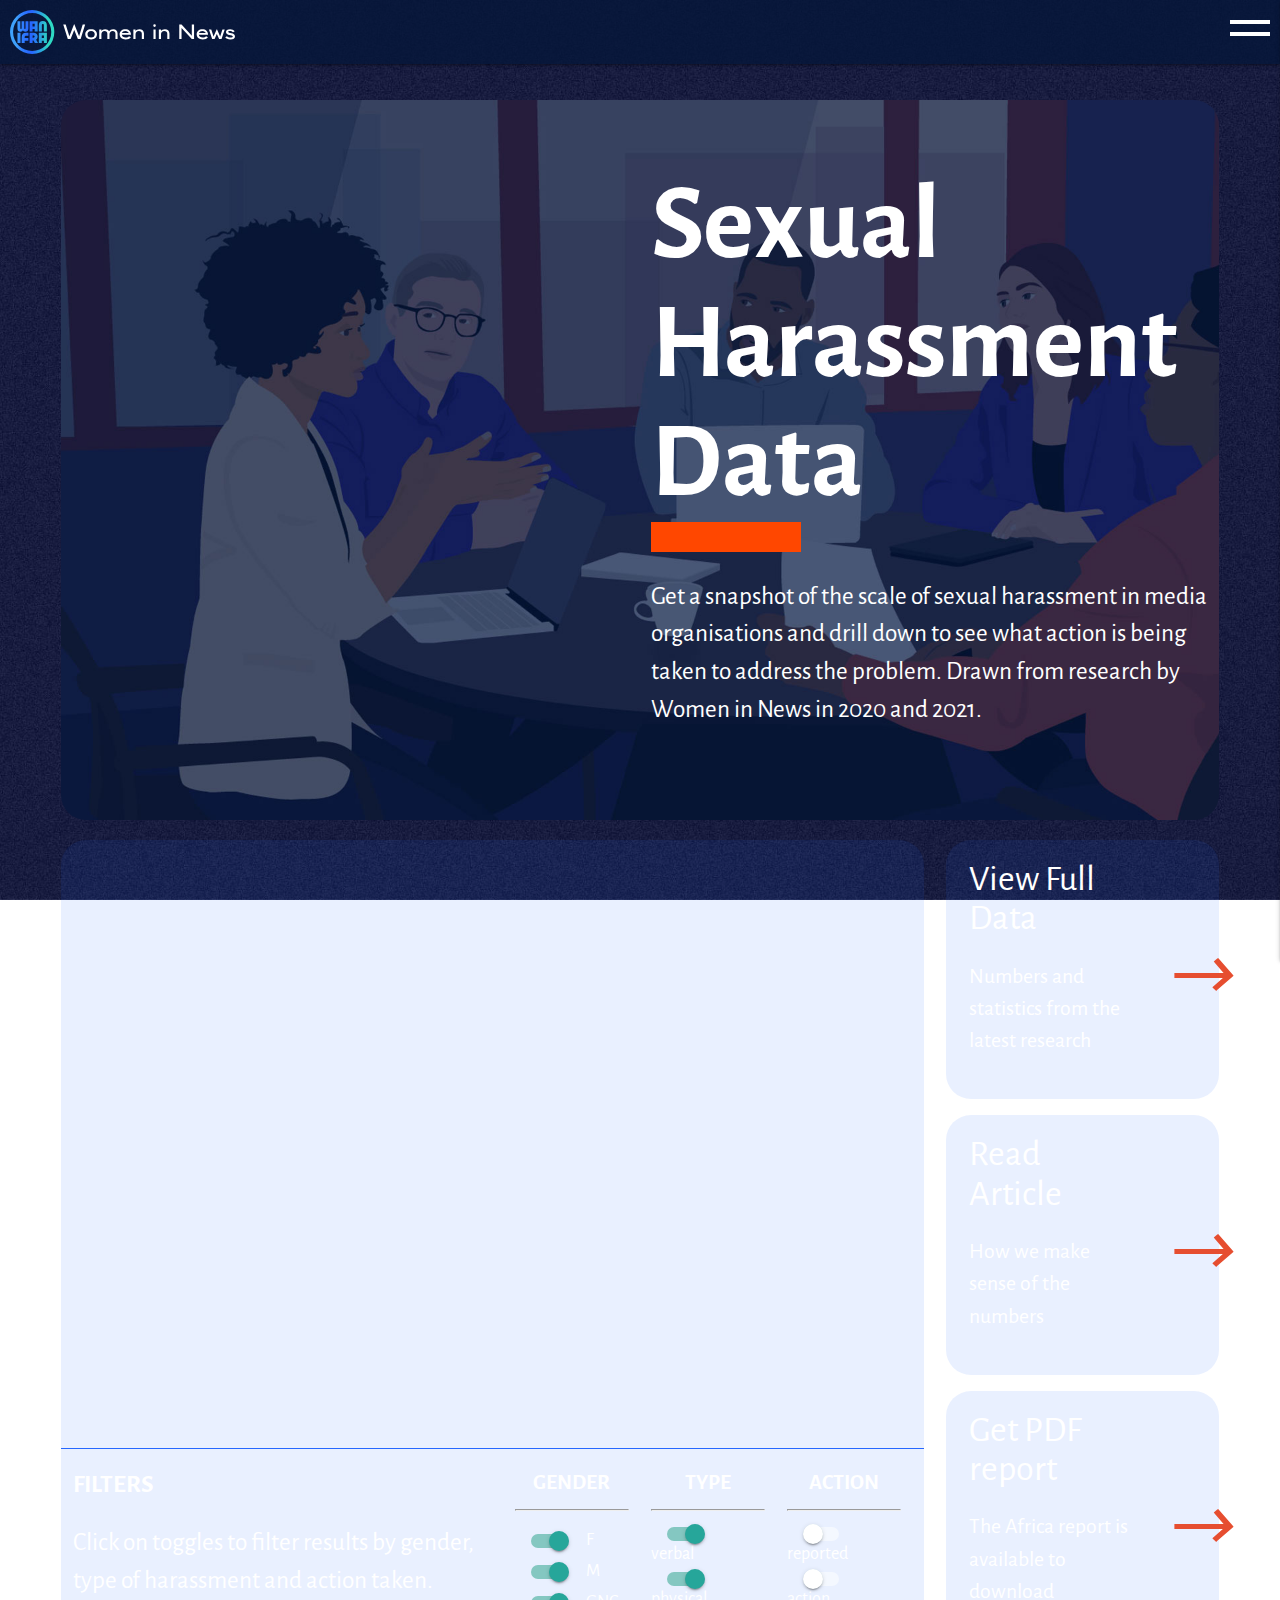
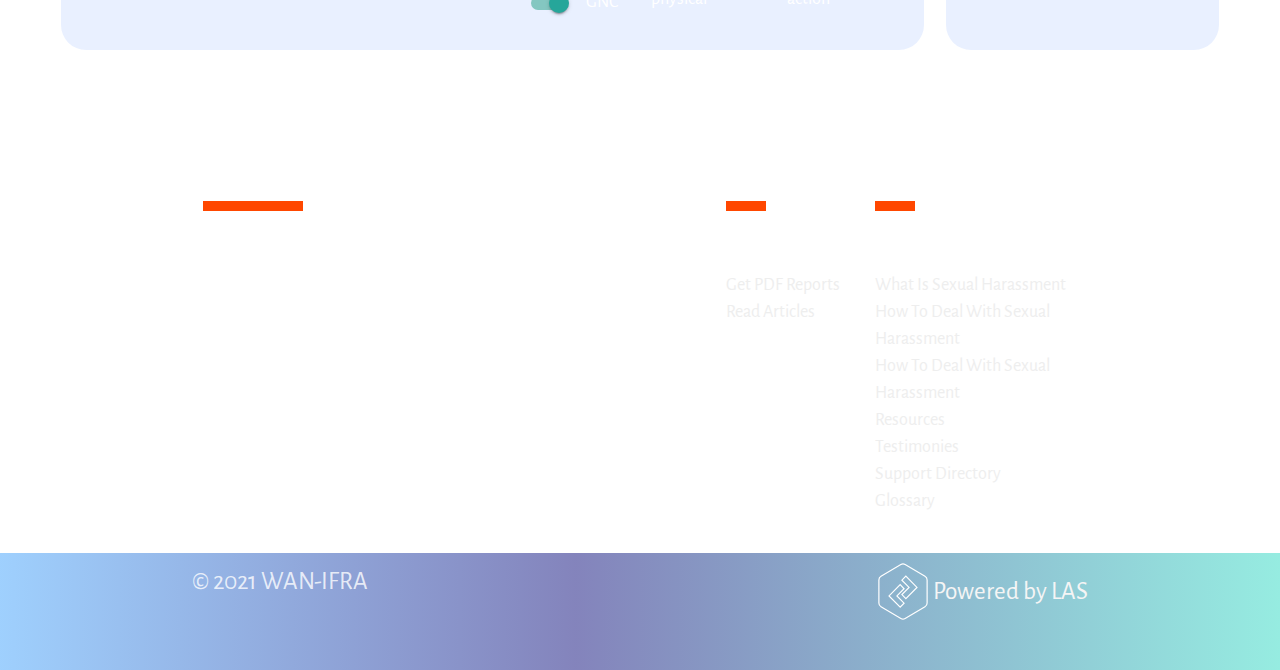
<file: index.html>
<html lang="en">
  <head>
    <meta charset="UTF-8" />
    <meta http-equiv="X-UA-Compatible" content="IE=edge" />
    <meta name="viewport" content="width=device-width, initial-scale=1.0" />

    <!-- google fonts -->
    <link rel="preconnect" href="https://fonts.googleapis.com">
    <link rel="preconnect" href="https://fonts.gstatic.com" crossorigin>
    <link href="https://fonts.googleapis.com/css2?family=Alegreya&family=Alegreya+Sans:wght@300;400;700&family=Bebas+Neue&display=swap" rel="stylesheet">

    <!-- Compiled and minified CSS -->
    <link
      rel="stylesheet"
      href="https://cdnjs.cloudflare.com/ajax/libs/materialize/1.0.0/css/materialize.min.css"
    />
    <link
      href="https://fonts.googleapis.com/icon?family=Material+Icons"
      rel="stylesheet"
    />

    <link rel="stylesheet" href="css/style.css" />

    <title>Sexual Harassment Data</title>
    <link rel="shortcut icon" type="image/png" href="assets/images/favicon.png"/>
  </head>

  <body id="texture-bg">
    <!-- *nav -->
    <nav>
      <div class="nav-wrapper">
        <a href="#" class="left brand-logo"
          ><img src="assets/logo-white.svg" alt="Women In News"
        /></a>
        <div class="menu-icons valign-wrapper right">
          <div>
            <a href="#">
              <svg
                data-target="slide-out"
                class="sidenav-trigger"
                viewBox="0 0 100 80"
                width="40"
                height="40"
                style="fill: white"
              >
                <rect y="20" width="100" height="10"></rect>
                <rect y="50" width="100" height="10"></rect>
              </svg>
            </a>
          </div>
        </div>
      </div>
    </nav>

    <!-- *side nav -->
    <div id="slide-out" class="sidenav">
      <div class="row">
        <a href="#" class="brand-logo"
          ><img src="assets/logo-white.svg" alt="Women In News"
        /></a>
        <i class="sidenav-close right material-icons">clear</i>
      </div>

      <div class="row">
        <div class="col s12">
          <div class="container">
            <!-- menu text -->
            <div id="menu-text" class="row valign-wrapper">
              <div class="col s12">
                <div class="red-rect-left"></div>
                <a href="index.html">
                  <h1>Sexual Harassment Data</h1>
                </a>
                <p>
                  <a href="full-data.html">Full Data Section</a><br />
                  <a href="articles.html">Articles</a><br />
                  <a href="reports.html">PDF Reports</a>
                </p>

                <div class="red-rect-left"></div>
                <a href="https://sexualharassment.womeninnews.org/en/">
                  <h1>
                    <i class="material-icons">arrow_back</i>
                    Sexual Harassment Toolkit
                  </h1>
                </a>
              </div>
            </div>
            <!--end of menu text-->
          </div>
          <!--end of menu container-->
        </div>

        <!-- *social media icons -->
        <div class="social-feed">
          <a href="https://www.facebook.com/WINatWAN" target="_blank"
            ><img src="assets/facebook.svg" alt="facebook-share"
          /></a>
          <a href="https://twitter.com/WomenInNews" target="_blank"
            ><img src="assets/twitter.svg" alt="twitter-share"
          /></a>
        </div>

        <!-- *Contact section -->
        <div class="contact right-align">
          <a href="https://sexualharassment.womeninnews.org/en/contact">
            <h2>Get In Touch</h2>
          </a>
        </div>
      </div>
    </div>
    <!--end of side nav-->

    <!-- *dashboard & links -->
    <div class="container-fluid">

      <!-- *Heading container -->
    <div class="row grid-item-80">
      <div class="col s12">
        <div class="grid-item-inner opening valign-wrapper">
          <div class="col s0 l6"></div>
          <div class="col s12 l6">
            <h1>Sexual Harassment Data</h1>
            <div class="red-block-fat"></div>
            <p class="flow-text">Get a snapshot of the scale of sexual harassment in media organisations and drill down to see what action is being taken to address the problem. Drawn from research by Women in News in 2020 and 2021.</p>
          </div>
        </div>
          
        
      </div>
    </div>

    <!-- *Data Dashboard -->
    <div class="row grid-container">
      <!-- bubbles -->
      <div class="col s12 l9 grid-item">
        <div class="grid-item-inner darkBlueMask">
          <div id="canvas-container" class="hp-75">
            <div class="canvas"></div>
          </div>
          <div class="switches hp-25 shp">
            <!-- column for text -->
            <div class="col l6 s12 p-20">
              <h4 class="flow-text">Filters</h4>
              <p class="flow-text">
                Click on toggles to  filter results by gender, type of harassment and action taken.
              </p>
            </div>
            <!-- column for toggles -->
            <div class="col l6 m12">
              <div class="col s4">
                <h4 class="center">Gender</h4>
                <hr>
                <!-- switch group 1 -->
                <div class="switch-group">
                  <!-- Switch -->
                  <div class="switch">
                    <label>
                      <input type="checkbox" checked name="gender" value="f" />
                      <span class="lever"></span>
                      F
                    </label>
                  </div>
                  <!-- Switch -->
                  <div class="switch">
                    <label>
                      <input type="checkbox" checked name="gender" value="m" />
                      <span class="lever"></span>
                      M
                    </label>
                  </div>
                  <!-- Switch -->
                  <div class="switch">
                    <label>
                      <input type="checkbox" checked name="gender" value="n" />
                      <span class="lever"></span>
                      GNC
                    </label>
                  </div>
                </div>
                <!-- end of switch group 1 -->
              </div>
              <div class="col s4">
                <h4 class="center">Type</h4>
                <hr>
                 <!-- switch group 2 -->
                 <div class="switch-group">
                  <!-- Switch -->
                  <div class="switch">
                    <label>
                      <input type="checkbox" checked name="type" value="v" />
                      <span class="lever"></span>
                      verbal
                    </label>
                  </div>
                  <!-- Switch -->
                  <div class="switch">
                    <label>
                      <input type="checkbox" checked name="type" value="p" />
                      <span class="lever"></span>
                      physical
                    </label>
                  </div>
                </div>
              </div>
              <div class="col s4">
                <h4 class="center">action</h4>
                <hr>
                <!-- switch group 3 -->
                <div class="switch-group">
                  <!-- Switch -->
                  <div class="switch" id="switch-reported">
                    <label>
                      <input type="checkbox"  name="reported" value="reported" />
                      <span class="lever"></span>
                      reported
                    </label>
                  </div>
                  <!-- Switch -->
                  <div class="switch" id="switch-action">
                    <label>
                      <input type="checkbox"  name="action" value="action" />
                      <span class="lever"></span>
                      action
                    </label>
                  </div>
                </div>
                <!-- end of switch group 3 -->
              </div>
            </div>
          </div>
        </div>
          
      </div>

      <!-- buttons -->
      <div class="col s12 l3 grid-item d-flex flex-col space-between">
        <div id="dash-link-1" class="grid-item-inner darkBlueMask hp-32 valign-wrapper">
          <div class="col s8">
            <h3>View Full Data</h3>
            <p>Numbers and statistics from the latest research</p>
          </div>
          <div class="col s3">
            <img class="next-arrow" src="assets/arrow.svg" alt="">
          </div>
        </div>
        <div id="dash-link-2" class="grid-item-inner darkBlueMask hp-32 valign-wrapper">
          <div class="col s8">
            <h3>Read Article</h3>
            <p>How we make sense of the numbers </p>
          </div>
          <div class="col s3">
            <img class="next-arrow" src="assets/arrow.svg" alt="">
          </div>
        </div>
        <div id="dash-link-3" class="grid-item-inner darkBlueMask hp-32 valign-wrapper">
          <div class="col s8">
            <h3>Get PDF report</h3>
            <p>The Africa report is available to download</p>
          </div>
          <div class="col s3">
            <img class="next-arrow" src="assets/arrow.svg" alt="">
          </div>
        </div>
        
      </div>
    </div>

    </div>

    <!-- *footer -->
    <footer class="page-footer">
      <div class="container">
        <div class="row">
          <div class="col l6 s12">
            <div class="red-block"></div>
            <h2 class="white-text">More on Sexual Harassment in the Media</h2>
          </div>
          <div class="col l2 offset-l1 s12">
            <div class="red-block-short"></div>
            <h5 class="white-text">Research</h5>
            <ul>
              <li><a class="grey-text text-lighten-3" href="#">Get PDF Reports</a></li>
              <li><a class="grey-text text-lighten-3" href="#">Read Articles</a></li>
            </ul>
          </div>
          <div class="col l3 s12">
            <div class="red-block-short"></div>
            <h5 class="white-text">Toolkit</h5>
            <ul>
              <li><a class="grey-text text-lighten-3" href="#">What Is Sexual Harassment</a></li>
              <li><a class="grey-text text-lighten-3" href="#">How To Deal With Sexual Harassment</a></li>
              <li><a class="grey-text text-lighten-3" href="#">How To Deal With Sexual Harassment</a></li>
              <li><a class="grey-text text-lighten-3" href="#">Resources</a></li>
              <li><a class="grey-text text-lighten-3" href="#">Testimonies</a></li>
              <li><a class="grey-text text-lighten-3" href="#">Support Directory</a></li>
              <li><a class="grey-text text-lighten-3" href="#">Glossary</a></li>
            </ul>
          </div>
        </div>
      </div>
      <div class="footer-copyright">
        <div class="container flow-text">
        © 2021 WAN-IFRA
        <a class="grey-text text-lighten-4 right valign-wrapper flow-text" href="www.lauraannseal.com">
          <img src="assets/images/lasLogoWhite.svg" alt="LAS" style="display: inline-block; width: 50px; margin-right: 5px">
          Powered by LAS
        </a>
        </div>
      </div>
    </footer>

    <!-- Compiled and minified JavaScript -->
    <script src="https://cdnjs.cloudflare.com/ajax/libs/materialize/1.0.0/js/materialize.min.js"></script>

    <!-- D3 library -->
    <script src="https://d3js.org/d3.v7.min.js"></script>

    <script src="js/var.js"></script>

    <script src="js/bubble.js"></script>

    <script src="js/data.js"></script>

    <script src="js/index.js"></script>

    <script src="js/general.js"></script>
  </body>
</html>
</file>
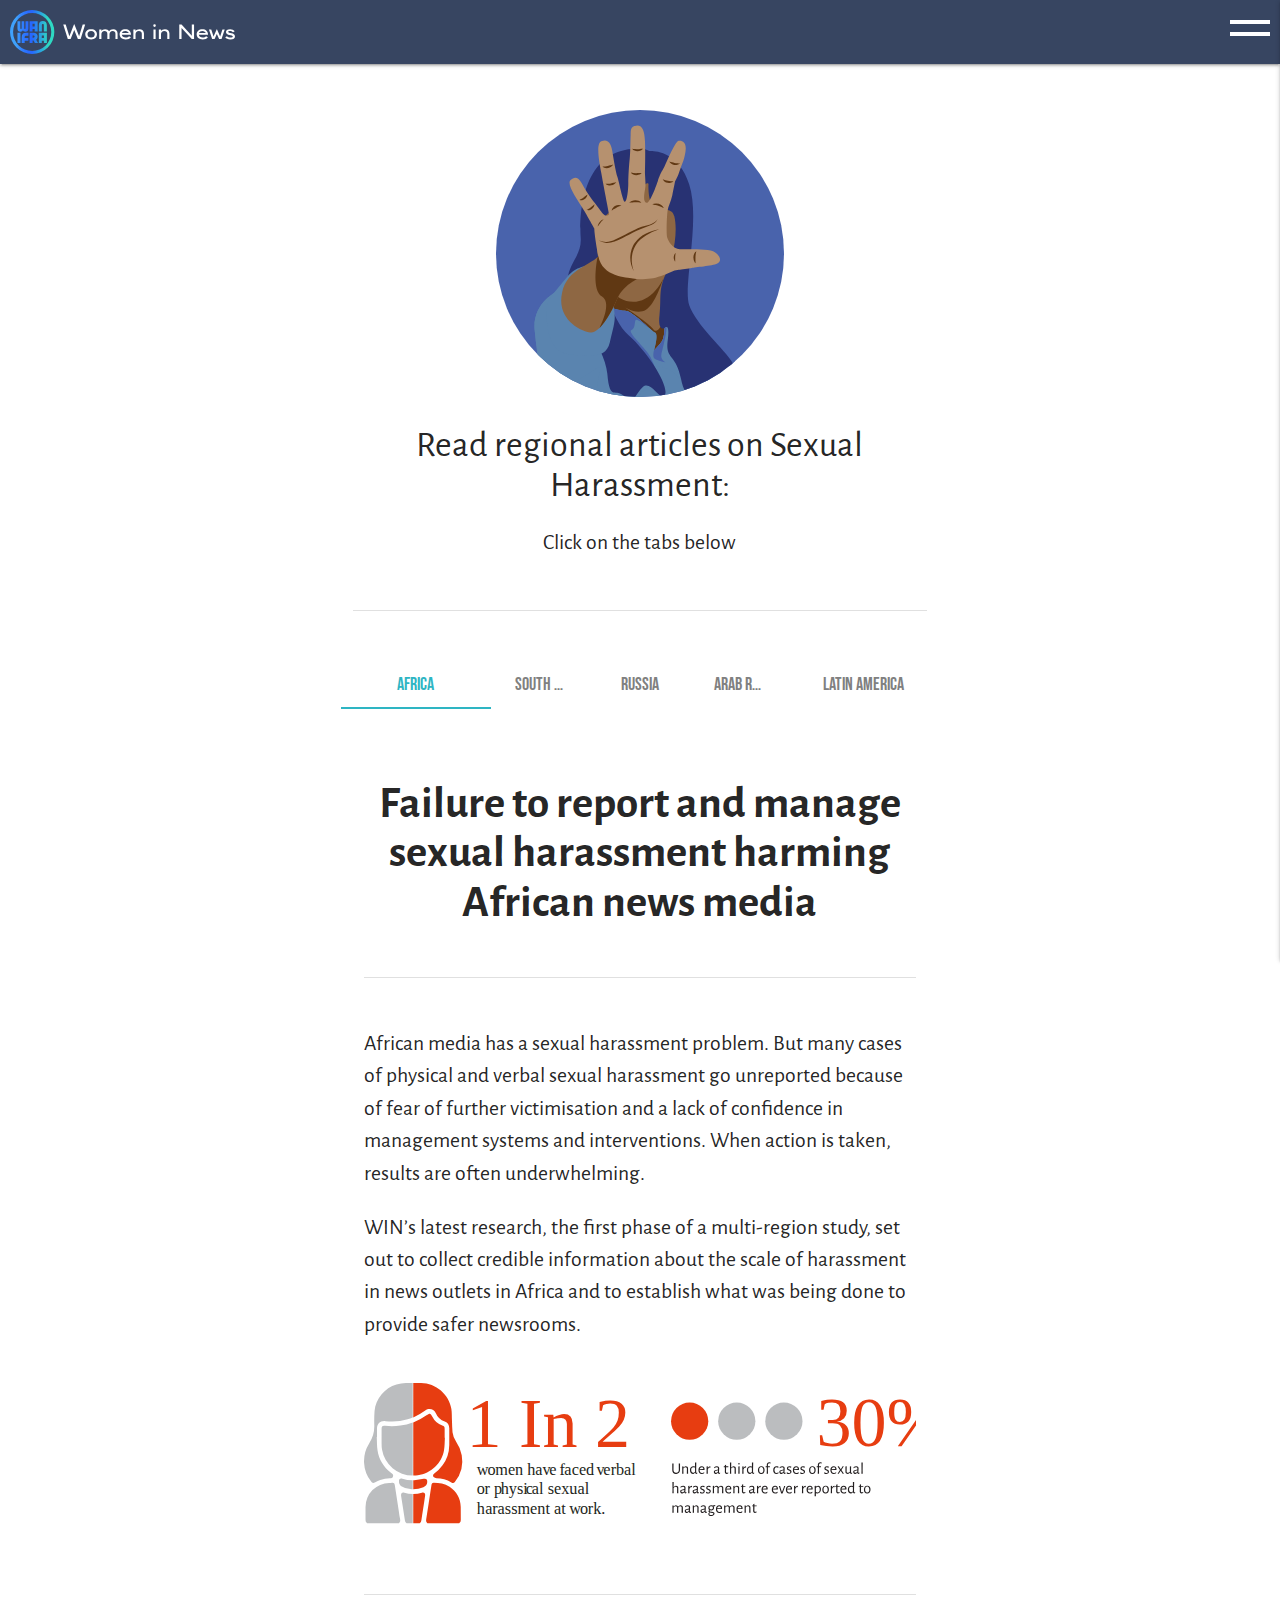
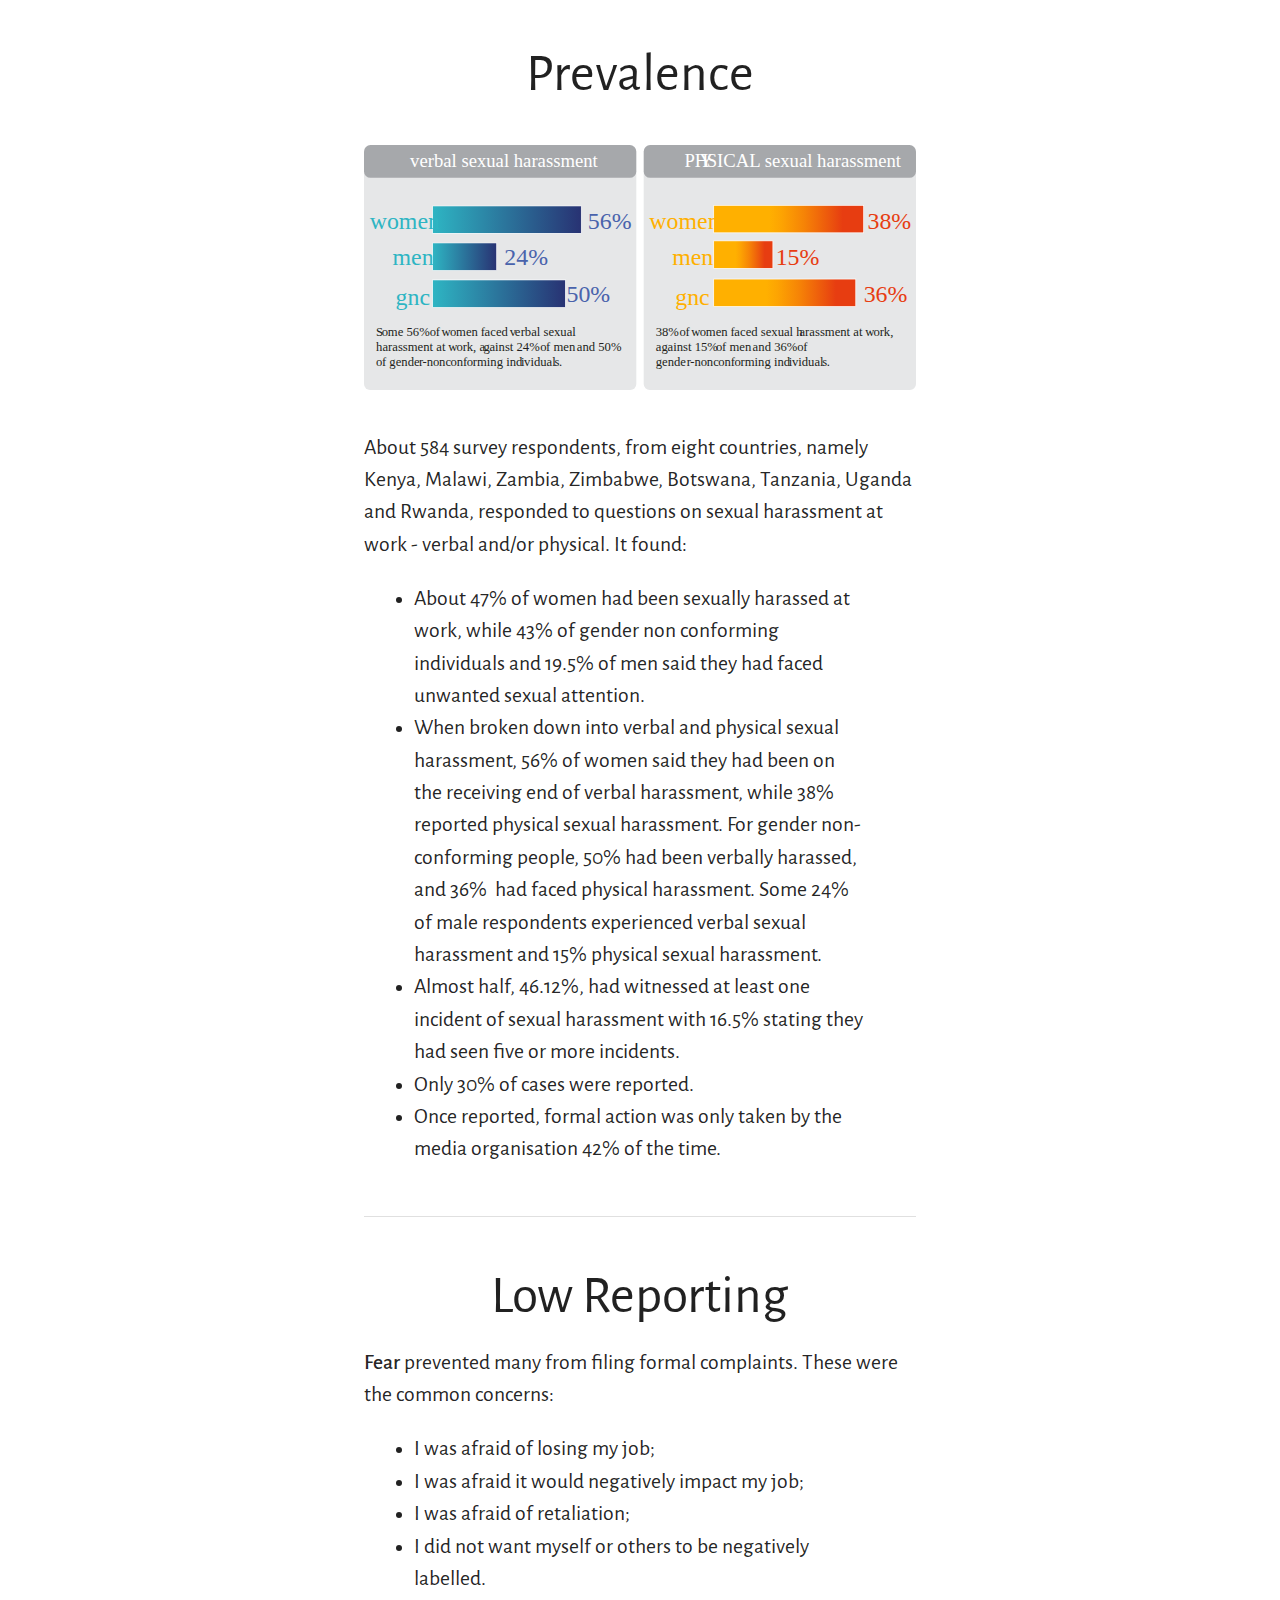
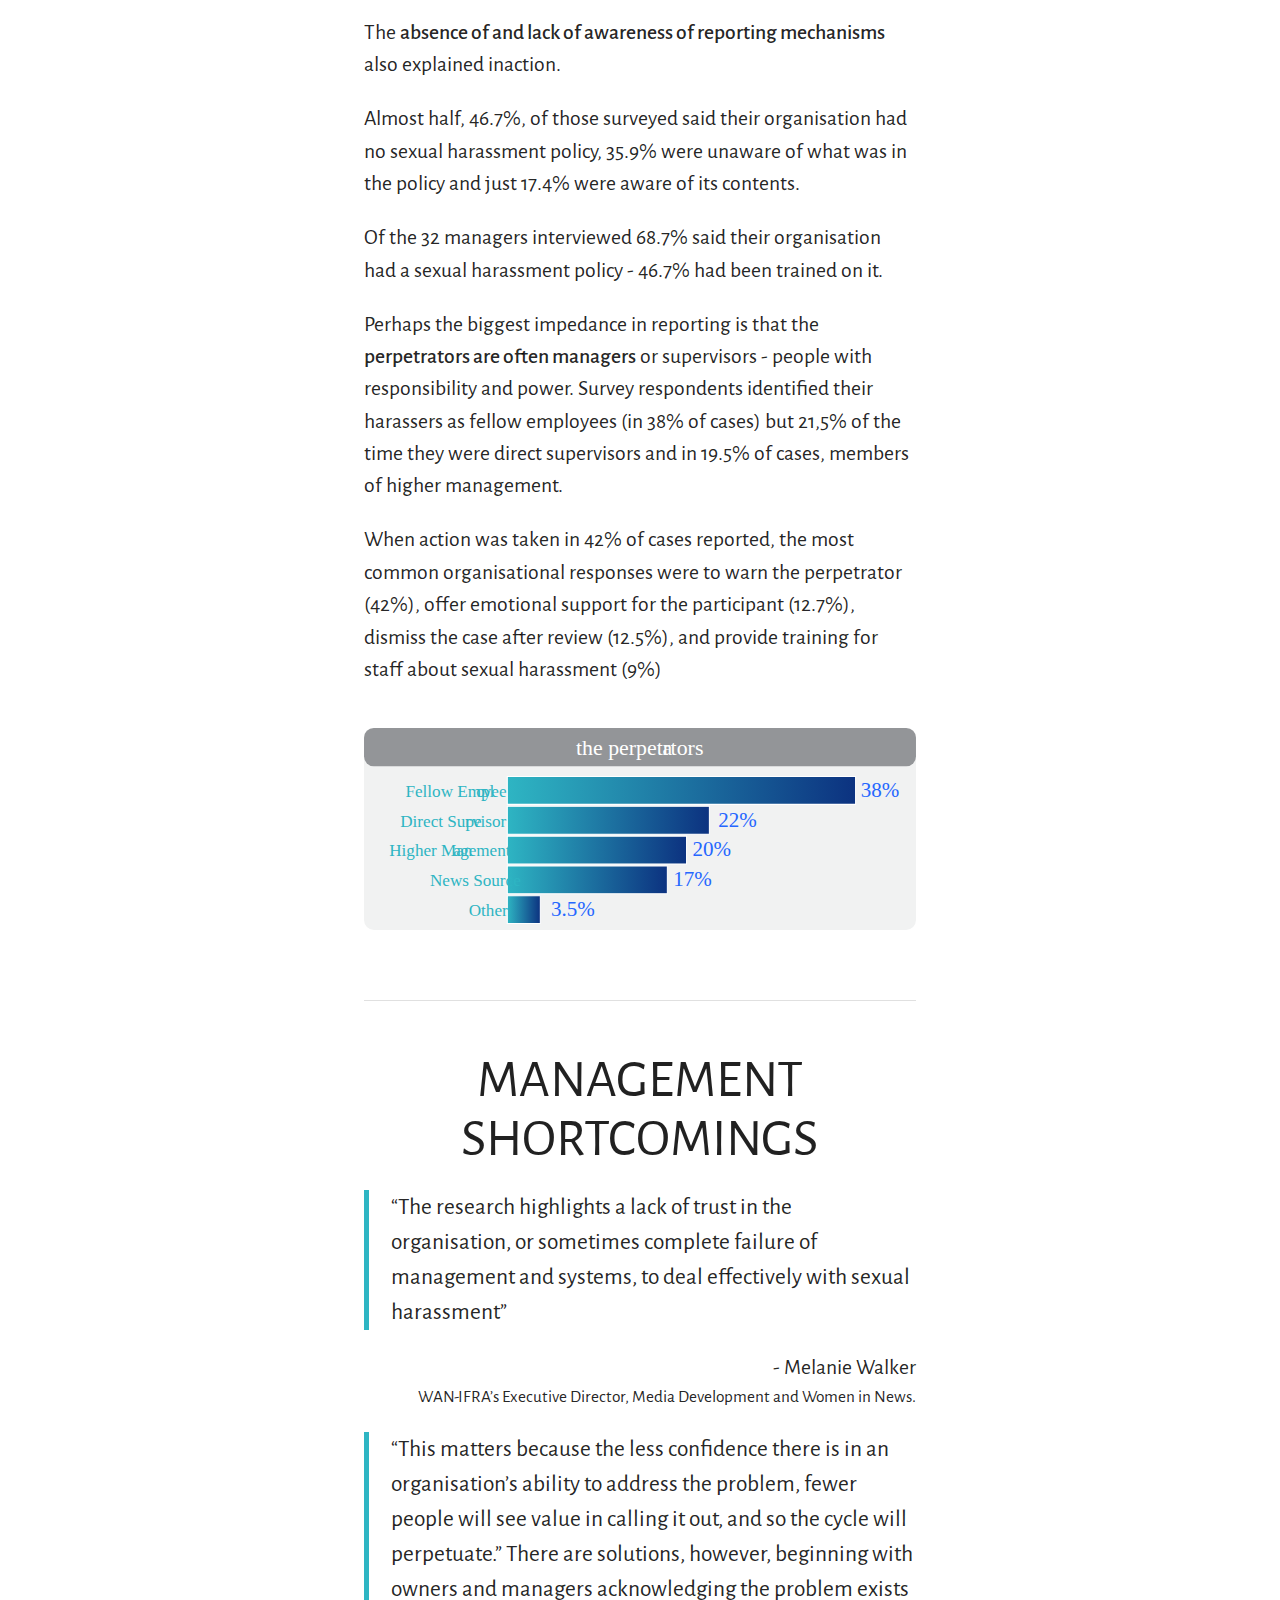
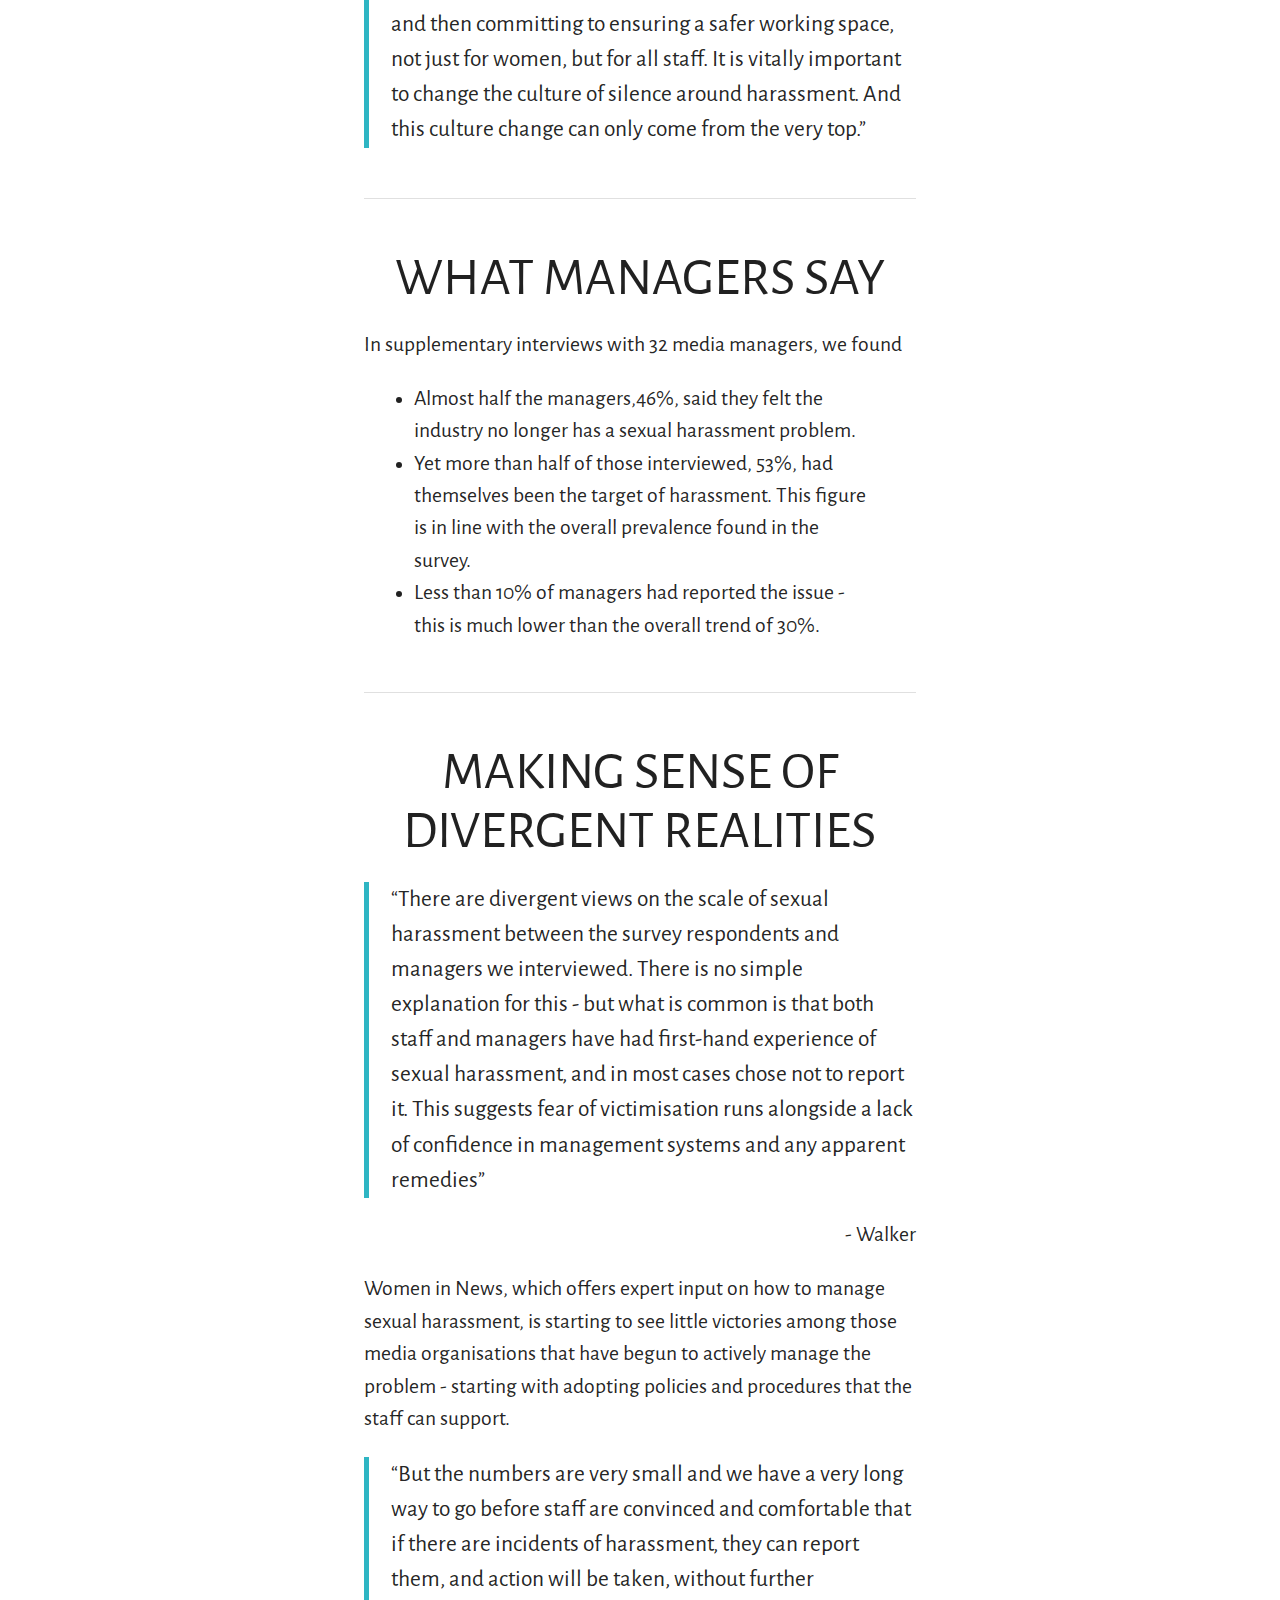
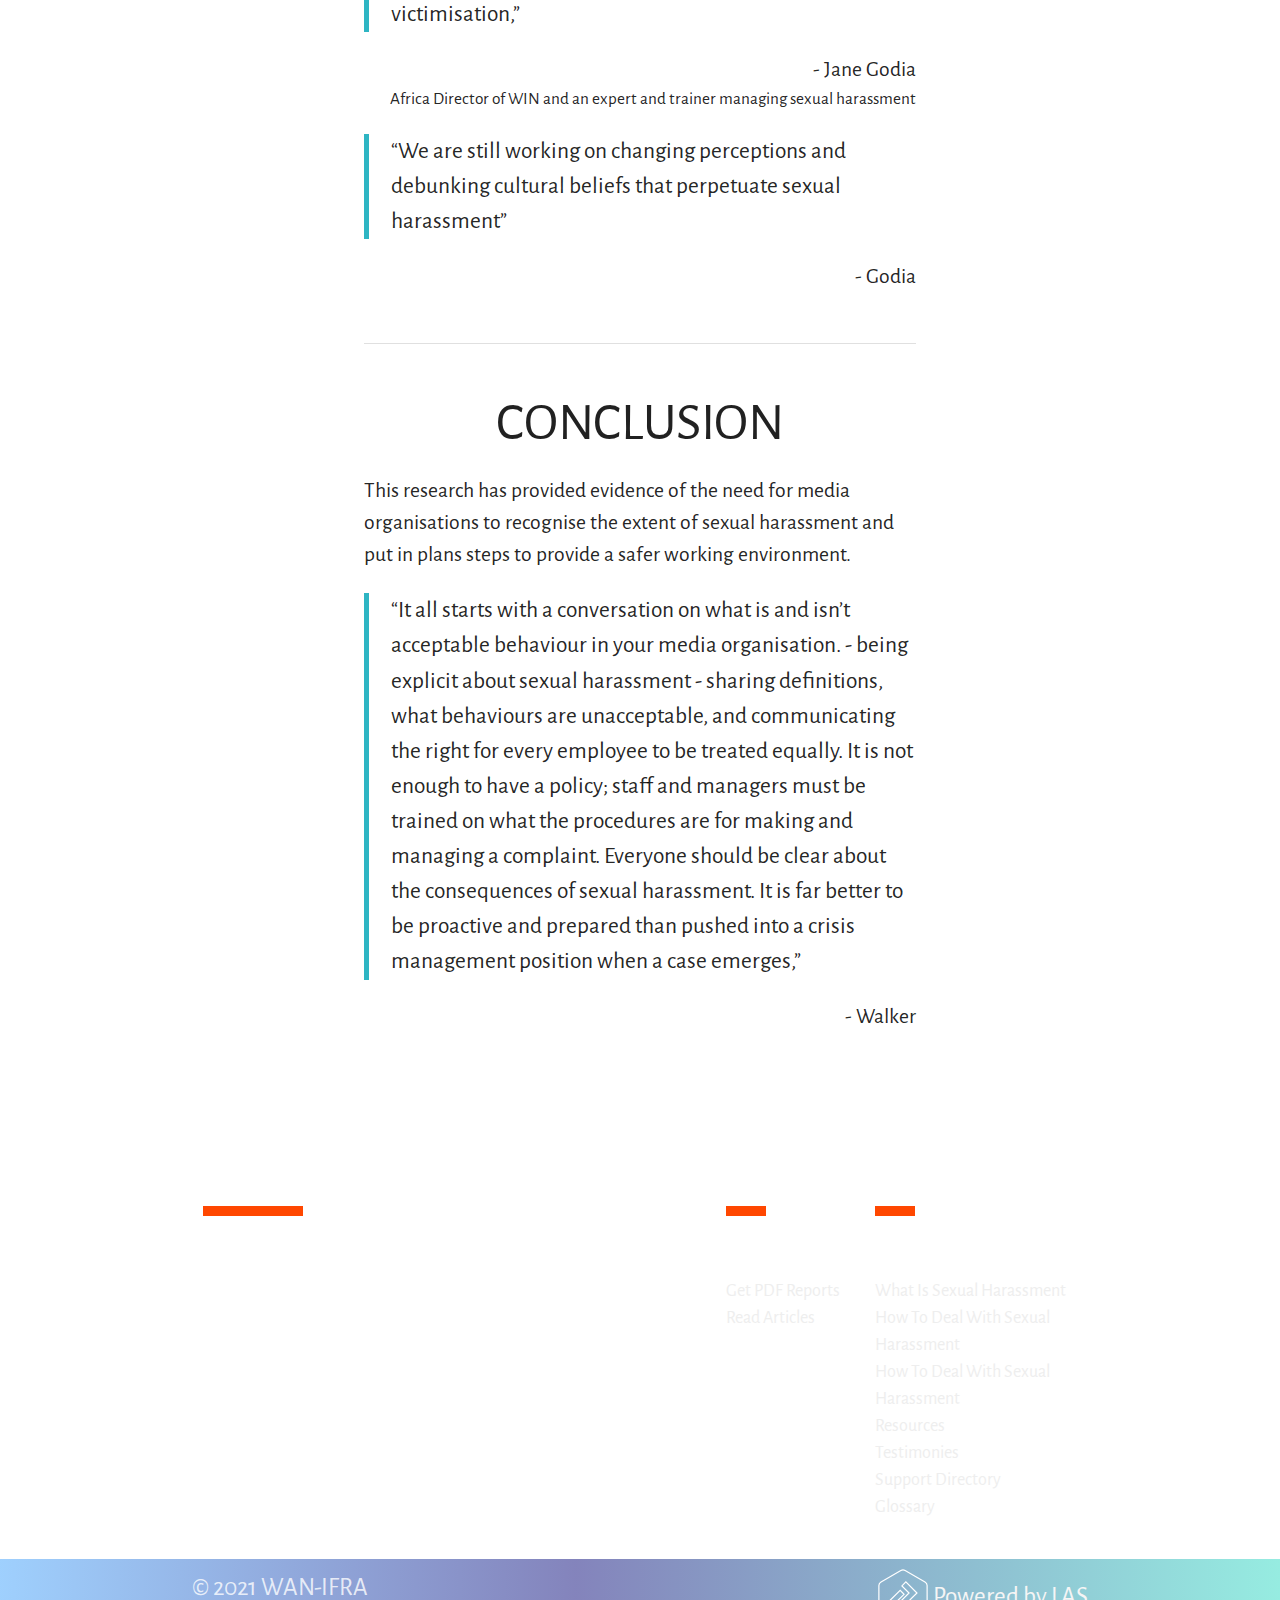
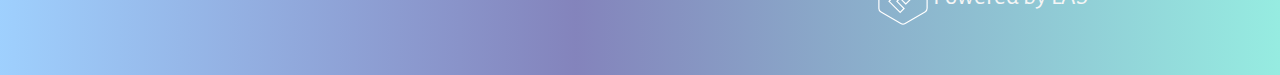
<file: articles.html>
<html lang="en">
  <head>
    <meta charset="UTF-8" />
    <meta http-equiv="X-UA-Compatible" content="IE=edge" />
    <meta name="viewport" content="width=device-width, initial-scale=1.0" />

    <!-- google fonts -->
    <link rel="preconnect" href="https://fonts.googleapis.com" />
    <link rel="preconnect" href="https://fonts.gstatic.com" crossorigin />
    <link
      href="https://fonts.googleapis.com/css2?family=Alegreya&family=Alegreya+Sans:wght@300;400;700&family=Bebas+Neue&display=swap"
      rel="stylesheet"
    />

    <!-- Compiled and minified CSS -->
    <link
      rel="stylesheet"
      href="https://cdnjs.cloudflare.com/ajax/libs/materialize/1.0.0/css/materialize.min.css"
    />
    <link
      href="https://fonts.googleapis.com/icon?family=Material+Icons"
      rel="stylesheet"
    />

    <link rel="stylesheet" href="css/style.css" />

    <title>Sexual Harassment Data</title>
    <link
      rel="shortcut icon"
      type="image/png"
      href="assets/images/favicon.png"
    />
  </head>
  <body>
    <!-- *nav -->
    <nav>
      <div class="nav-wrapper">
        <a href="#" class="left brand-logo"
          ><img src="assets/logo-white.svg" alt="Women In News"
        /></a>
        <div class="menu-icons valign-wrapper right">
          <div>
            <a href="#">
              <svg
                data-target="slide-out"
                class="sidenav-trigger"
                viewBox="0 0 100 80"
                width="40"
                height="40"
                style="fill: white"
              >
                <rect y="20" width="100" height="10"></rect>
                <rect y="50" width="100" height="10"></rect>
              </svg>
            </a>
          </div>
        </div>
      </div>
    </nav>

    <!-- *side nav -->
    <div id="slide-out" class="sidenav">
      <div class="row">
        <a href="#" class="brand-logo"
          ><img src="assets/logo-white.svg" alt="Women In News"
        /></a>
        <i class="sidenav-close right material-icons">clear</i>
      </div>

      <div class="row">
        <div class="col s12">
          <div class="container">
            <!-- menu text -->
            <div id="menu-text" class="row valign-wrapper">
              <div class="col s12">
                <div class="red-rect-left"></div>
                <a href="index.html">
                  <h1>Sexual Harassment Data</h1>
                </a>
                <p>
                  <a href="full-data.html">Full Data Section</a><br />
                  <a href="articles.html">Articles</a><br />
                  <a href="reports.html">PDF Reports</a>
                </p>

                <div class="red-rect-left"></div>
                <a href="https://sexualharassment.womeninnews.org/en/">
                  <h1>
                    <i class="material-icons">arrow_back</i>
                    Sexual Harassment Toolkit
                  </h1>
                </a>
              </div>
            </div>
            <!--end of menu text-->
          </div>
          <!--end of menu container-->
        </div>

        <!-- *social media icons -->
        <div class="social-feed">
          <a href="https://www.facebook.com/WINatWAN" target="_blank"
            ><img src="assets/facebook.svg" alt="facebook-share"
          /></a>
          <a href="https://twitter.com/WomenInNews" target="_blank"
            ><img src="assets/twitter.svg" alt="twitter-share"
          /></a>
        </div>

        <!-- *Contact section -->
        <div class="contact right-align">
          <a href="https://sexualharassment.womeninnews.org/en/contact">
            <h2>Get In Touch</h2>
          </a>
        </div>
      </div>
    </div>
    <!--end of side nav-->

    <div class="container top-item">
      <div class="row">
        <div class="col m2"></div>
        <div class="col s12 m8">
          <div class="img-main-container center-align">
            <img src="assets/africa-article/hand.svg" alt="" />
          </div>
          <h3 class="center-align">
            Read regional articles on Sexual Harassment:
          </h3>
          <p class="center-align">Click on the tabs below</p>
          <div class="divider"></div>
          <div class="row center-algin">
            <ul class="tabs">
              <li class="tab col s3 active">
                <a class="active" href="#article-1">Africa</a>
              </li>
              <li class="tab col s2"><a href="#test2">South East Asia</a></li>
              <li class="tab col s2"><a href="#test3">Russia</a></li>
              <li class="tab col s2"><a href="#test4">Arab Region</a></li>
              <li class="tab col s3"><a href="#test5">Latin America</a></li>
            </ul>
          </div>
          <div id="article-1" class="col s12 tab-content">
            <h1 class="h1-smaller center-align">
              Failure to report and manage sexual harassment harming African
              news media
            </h1>
            <div class="divider"></div>
            <p>
              African media has a sexual harassment problem. But many cases of
              physical and verbal sexual harassment go unreported because of
              fear of further victimisation and a lack of confidence in
              management systems and interventions. When action is taken,
              results are often underwhelming.
            </p>
            <p>
              WIN’s latest research, the first phase of a multi-region study,
              set out to collect credible information about the scale of
              harassment in news outlets in Africa and to establish what was
              being done to provide safer newsrooms.
            </p>
            <div class="img-container">
              <img src="assets/africa-article/africa-article-1.svg" alt="" />
            </div>
            <div class="divider"></div>
            <h2 class="center-align">Prevalence</h2>
            <div class="img-container">
                <img src="assets/africa-article/africa-article-2.svg" alt="">
            </div>
            <p>
              About 584 survey respondents, from eight countries, namely Kenya,
              Malawi, Zambia, Zimbabwe, Botswana, Tanzania, Uganda and Rwanda,
              responded to questions on sexual harassment at work - verbal
              and/or physical. It found:
            </p>
            <ul class="bulleted-list">
              <li>
                About 47% of women had been sexually harassed at work, while 43%
                of gender non conforming individuals and 19.5% of men said they
                had faced unwanted sexual attention.
              </li>
              <li>
                When broken down into verbal and physical sexual harassment, 56%
                of women said they had been on the receiving end of verbal
                harassment, while 38% reported physical sexual harassment. For
                gender non-conforming people, 50% had been verbally harassed,
                and 36%&nbsp; had faced physical harassment. Some 24% of male
                respondents experienced verbal sexual harassment and 15%
                physical sexual harassment.&nbsp;
              </li>
              <li>
                Almost half, 46.12%, had witnessed at least one incident of
                sexual harassment with 16.5% stating they had seen five or more
                incidents.&nbsp;
              </li>
              <li>Only 30% of cases were reported.&nbsp;</li>
              <li>
                Once reported, formal action was only taken by the media
                organisation 42% of the time.
              </li>
            </ul>
            <div class="divider"></div>
            <h2 class="center-align">Low Reporting</h2>
            <p>
              <strong>Fear</strong> prevented many from filing formal
              complaints. These were the common concerns:&nbsp;
            </p>
            <ul class="bulleted-list">
              <li>I was afraid of losing my job;&nbsp;</li>
              <li>I was afraid it would negatively impact my job;&nbsp;</li>
              <li>I was afraid of retaliation;&nbsp;</li>
              <li>
                I did not want myself or others to be negatively labelled.
              </li>
            </ul>
            <p>
              The <strong>absence of and lack of awareness of </strong
              ><strong>reporting mechanisms</strong> also explained
              inaction.&nbsp;
            </p>
            <p>
              Almost half, 46.7%, of those surveyed said their organisation had
              no sexual harassment policy, 35.9% were unaware of what was in the
              policy and just 17.4% were aware of its contents.
            </p>
            <p>
              Of the 32 managers interviewed 68.7% said their organisation had a
              sexual harassment policy - 46.7% had been trained on it.&nbsp;
            </p>
            <p>
              Perhaps the biggest impedance in reporting is that the
              <strong>perpetrators are often managers</strong> or supervisors -
              people with responsibility and power. Survey respondents
              identified their harassers as fellow employees (in 38% of cases)
              but 21,5% of the time they were direct supervisors and in 19.5% of
              cases, members of higher management.
            </p>
            <p>
              When action was taken in 42% of cases reported, the most common
              organisational responses were to warn the perpetrator (42%), offer
              emotional support for the participant (12.7%), dismiss the case
              after review (12.5%), and provide training for staff about sexual
              harassment (9%)
            </p>
            <div class="img-container">
                <img src="assets/africa-article/africa-article-3.svg" alt="">
            </div>
            <div class="divider"></div>
            <h2 class="center-align">MANAGEMENT SHORTCOMINGS</h2>
            <blockquote>
              “The research highlights a lack of trust in the organisation, or
              sometimes complete failure of management and systems, to deal
              effectively with sexual harassment”
            </blockquote>
            <p class="right-align">
              - Melanie Walker
              <br />
              <span class="p-small"
                >WAN-IFRA’s Executive Director, Media Development and Women in
                News.</span
              >
            </p>
            <blockquote>
              “This matters because the less confidence there is in an
              organisation’s ability to address the problem, fewer people will
              see value in calling it out, and so the cycle will perpetuate.”
              There are solutions, however, beginning with owners and managers
              acknowledging the problem exists and then committing to ensuring a
              safer working space, not just for women, but for all staff. It is
              vitally important to change the culture of silence around
              harassment. And this culture change can only come from the very
              top.”
            </blockquote>
            <div class="divider"></div>
            <h2 class="center-align">WHAT MANAGERS SAY</h2>
            <p>In supplementary interviews with 32 media managers, we found</p>
            <ul class="bulleted-list">
              <li>
                Almost half the managers,46%, said they felt the industry no
                longer has a sexual harassment problem.&nbsp;
              </li>
              <li>
                Yet more than half of those interviewed, 53%, had themselves
                been the target of harassment. This figure is in line with the
                overall prevalence found in the survey.
              </li>
              <li>
                Less than 10% of managers had reported the issue - this is much
                lower than the overall trend of 30%.
              </li>
            </ul>
            <div class="divider"></div>
            <h2 class="center-align">MAKING SENSE OF DIVERGENT REALITIES</h2>
            <blockquote>
              “There are divergent views on the scale of sexual harassment
              between the survey respondents and managers we interviewed. There
              is no simple explanation for this - but what is common is that
              both staff and managers have had first-hand experience of sexual
              harassment, and in most cases chose not to report it. This
              suggests fear of victimisation runs alongside a lack of confidence
              in management systems and any apparent remedies”
            </blockquote>
            <p class="right-align">- Walker</p>
            <p>
              Women in News, which offers expert input on how to manage sexual
              harassment, is starting to see little victories among those media
              organisations that have begun to actively manage the problem -
              starting with adopting policies and procedures that the staff can
              support.
            </p>
            <blockquote>
              “But the numbers are very small and we have a very long way to go
              before staff are convinced and comfortable that if there are
              incidents of harassment, they can report them, and action will be
              taken, without further victimisation,”
            </blockquote>
            <p class="right-align">
              - Jane Godia
              <br />
              <span class="p-small">
                Africa Director of WIN and an expert and trainer managing sexual
                harassment
              </span>
            </p>
            <blockquote>
              “We are still working on changing perceptions and debunking
              cultural beliefs that perpetuate sexual harassment”
            </blockquote>
            <p class="right-align">- Godia</p>
            <div class="divider"></div>
            <h2 class="center-align">CONCLUSION</h2>
            <p>This research has provided evidence of the need for media organisations to recognise the extent of sexual harassment and put in plans steps to provide a safer working environment.</p>
            <blockquote>
                “It all starts with a conversation on what is and isn’t acceptable behaviour in your media organisation. - being explicit about sexual harassment - sharing definitions, what behaviours are unacceptable, and communicating the right for every employee to be treated equally. It is not enough to have a policy; staff and managers must be trained on what the procedures are for making and managing a complaint. Everyone should be clear about the consequences of sexual harassment. It is far better to be proactive and prepared than pushed into a crisis management position when a case emerges,”
            </blockquote>
            <p class="right-align">- Walker</p>
          </div>
          <div id="test2" class="col s12">Coming Soon</div>
          <div id="test3" class="col s12">Coming Soon</div>
          <div id="test4" class="col s12">Coming Soon</div>
          <div id="test5" class="col s12">Coming Soon</div>
        </div>
      </div>
    </div>

    <!-- *footer -->
    <footer class="page-footer">
      <div class="container">
        <div class="row">
          <div class="col l6 s12">
            <div class="red-block"></div>
            <h2 class="white-text">More on Sexual Harassment in the Media</h2>
          </div>
          <div class="col l2 offset-l1 s12">
            <div class="red-block-short"></div>
            <h5 class="white-text">Research</h5>
            <ul>
              <li>
                <a class="grey-text text-lighten-3" href="#">Get PDF Reports</a>
              </li>
              <li>
                <a class="grey-text text-lighten-3" href="#">Read Articles</a>
              </li>
            </ul>
          </div>
          <div class="col l3 s12">
            <div class="red-block-short"></div>
            <h5 class="white-text">Toolkit</h5>
            <ul>
              <li>
                <a class="grey-text text-lighten-3" href="#"
                  >What Is Sexual Harassment</a
                >
              </li>
              <li>
                <a class="grey-text text-lighten-3" href="#"
                  >How To Deal With Sexual Harassment</a
                >
              </li>
              <li>
                <a class="grey-text text-lighten-3" href="#"
                  >How To Deal With Sexual Harassment</a
                >
              </li>
              <li>
                <a class="grey-text text-lighten-3" href="#">Resources</a>
              </li>
              <li>
                <a class="grey-text text-lighten-3" href="#">Testimonies</a>
              </li>
              <li>
                <a class="grey-text text-lighten-3" href="#"
                  >Support Directory</a
                >
              </li>
              <li><a class="grey-text text-lighten-3" href="#">Glossary</a></li>
            </ul>
          </div>
        </div>
      </div>
      <div class="footer-copyright">
        <div class="container flow-text">
          © 2021 WAN-IFRA
          <a
            class="grey-text text-lighten-4 right valign-wrapper flow-text"
            href="www.lauraannseal.com"
          >
            <img
              src="assets/images/lasLogoWhite.svg"
              alt="LAS"
              style="display: inline-block; width: 50px; margin-right: 5px"
            />
            Powered by LAS
          </a>
        </div>
      </div>
    </footer>

    <!-- Compiled and minified JavaScript -->
    <script src="https://cdnjs.cloudflare.com/ajax/libs/materialize/1.0.0/js/materialize.min.js"></script>

    <script src="js/general.js"></script>
    <script src="js/dropdown.js"></script>
  </body>
</html>
</file>
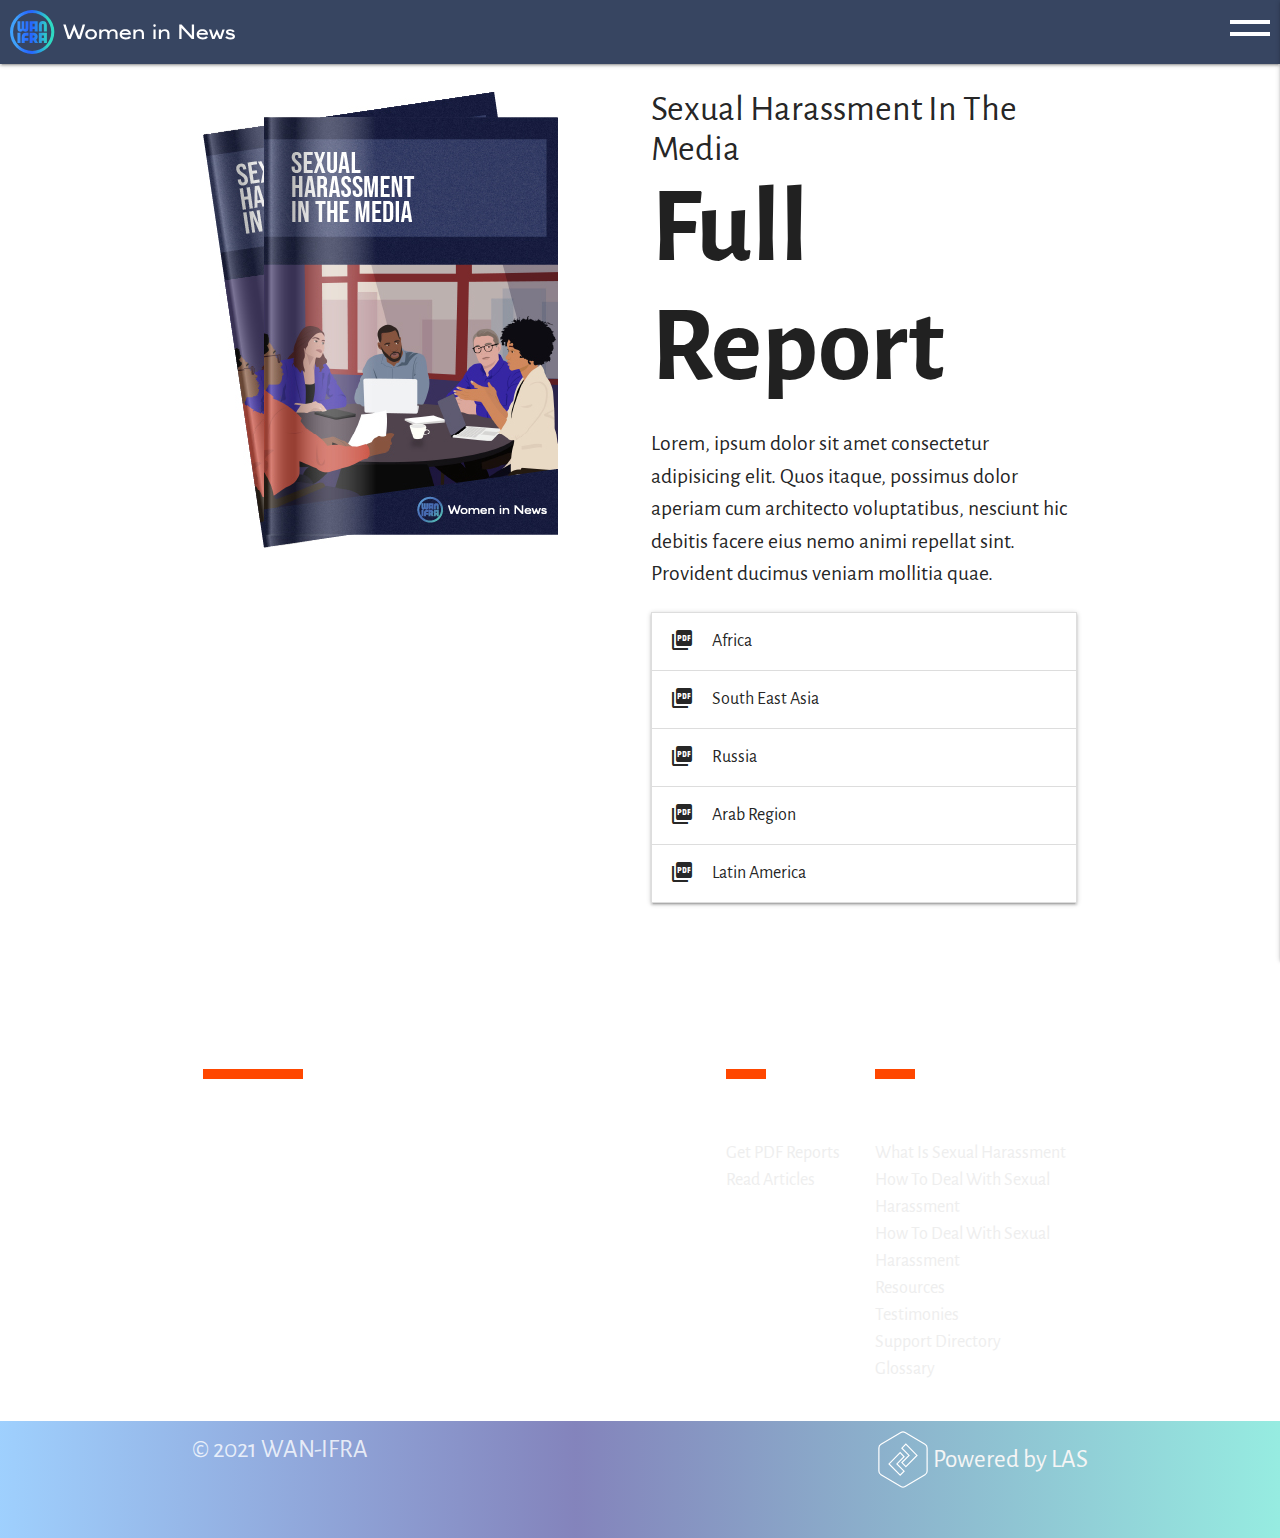
<file: reports.html>
<html lang="en">
<head>
    <meta charset="UTF-8">
    <meta http-equiv="X-UA-Compatible" content="IE=edge">
    <meta name="viewport" content="width=device-width, initial-scale=1.0">

    <!-- google fonts -->
    <link rel="preconnect" href="https://fonts.googleapis.com">
    <link rel="preconnect" href="https://fonts.gstatic.com" crossorigin>
    <link href="https://fonts.googleapis.com/css2?family=Alegreya&family=Alegreya+Sans:wght@300;400;700&family=Bebas+Neue&display=swap" rel="stylesheet">

    <!-- Compiled and minified CSS -->
    <link
      rel="stylesheet"
      href="https://cdnjs.cloudflare.com/ajax/libs/materialize/1.0.0/css/materialize.min.css"
    />
    <link
      href="https://fonts.googleapis.com/icon?family=Material+Icons"
      rel="stylesheet"
    />

    <link rel="stylesheet" href="css/style.css" />

    <title>Sexual Harassment Reports</title>
    <link rel="shortcut icon" type="image/png" href="assets/images/favicon.png"/>
</head>
<body >

    <!-- *nav -->
    <nav>
        <div class="nav-wrapper">
          <a href="#" class="left brand-logo"
            ><img src="assets/logo-white.svg" alt="Women In News"
          /></a>
          <div class="menu-icons valign-wrapper right">
            <div>
              <a href="#">
                <svg
                  data-target="slide-out"
                  class="sidenav-trigger"
                  viewBox="0 0 100 80"
                  width="40"
                  height="40"
                  style="fill: white"
                >
                  <rect y="20" width="100" height="10"></rect>
                  <rect y="50" width="100" height="10"></rect>
                </svg>
              </a>
            </div>
          </div>
        </div>
    </nav>

    <!-- *side nav -->
    <div id="slide-out" class="sidenav">
    <div class="row">
        <a href="#" class="brand-logo"
        ><img src="assets/logo-white.svg" alt="Women In News"
        /></a>
        <i class="sidenav-close right material-icons">clear</i>
    </div>

    <div class="row">
        <div class="col s12">
        <div class="container">
            <!-- menu text -->
            <div id="menu-text" class="row valign-wrapper">
            <div class="col s12">
                <div class="red-rect-left"></div>
                <a href="index.html">
                <h1>Sexual Harassment Data</h1>
                </a>
                <p>
                <a href="full-data.html">Full Data Section</a><br />
                <a href="articles.html">Articles</a><br />
                <a href="reports.html">PDF Reports</a>
                </p>

                <div class="red-rect-left"></div>
                <a href="https://sexualharassment.womeninnews.org/en/">
                <h1>
                    <i class="material-icons">arrow_back</i>
                    Sexual Harassment Toolkit
                </h1>
                </a>
            </div>
            </div>
            <!--end of menu text-->
        </div>
        <!--end of menu container-->
        </div>

        <!-- *social media icons -->
        <div class="social-feed">
        <a href="https://www.facebook.com/WINatWAN" target="_blank"
            ><img src="assets/facebook.svg" alt="facebook-share"
        /></a>
        <a href="https://twitter.com/WomenInNews" target="_blank"
            ><img src="assets/twitter.svg" alt="twitter-share"
        /></a>
        </div>

        <!-- *Contact section -->
        <div class="contact right-align">
        <a href="https://sexualharassment.womeninnews.org/en/contact">
            <h2>Get In Touch</h2>
        </a>
        </div>
    </div>
    </div>
    <!--end of side nav-->


    <div class="container top-item">
        <div class="row">
            <div class="col s12 m6">
                <img src="assets/images/booklet-100.jpg" alt="Full Report Booklet">
            </div>
            <div class="col s12 m6">
                <h3>Sexual Harassment In The Media</h3>
                <h1>Full Report</h1>
                <p>Lorem, ipsum dolor sit amet consectetur adipisicing elit. Quos itaque, possimus dolor aperiam cum architecto voluptatibus, nesciunt hic debitis facere eius nemo animi repellat sint. Provident ducimus veniam mollitia quae.</p>

                <ul class="collapsible">
                    <li>
                      <div class="collapsible-header"><i class="material-icons">picture_as_pdf</i>Africa</div>
                      <div class="collapsible-body">
                        <a href="reports/SexualHarassmentInTheMedia-Africa-English.pdf" class="waves-effect waves-light btn" target="_blank">English</a>
                      </div>
                    </li>
                    <li>
                      <div class="collapsible-header"><i class="material-icons">picture_as_pdf</i>South East Asia</div>
                      <div class="collapsible-body"><span>Coming Soon.</span></div>
                    </li>
                    <li>
                      <div class="collapsible-header"><i class="material-icons">picture_as_pdf</i>Russia</div>
                      <div class="collapsible-body"><span>Coming Soon.</span></div>
                    </li>
                    <li>
                        <div class="collapsible-header"><i class="material-icons">picture_as_pdf</i>Arab Region</div>
                        <div class="collapsible-body"><span>Coming Soon.</span></div>
                      </li>
                      <li>
                        <div class="collapsible-header"><i class="material-icons">picture_as_pdf</i>Latin America</div>
                        <div class="collapsible-body"><span>Coming Soon.</span></div>
                      </li>
                  </ul>
            </div>
        </div>
    </div>

     <!-- *footer -->
     <footer class="page-footer">
      <div class="container">
        <div class="row">
          <div class="col l6 s12">
            <div class="red-block"></div>
            <h2 class="white-text">More on Sexual Harassment in the Media</h2>
          </div>
          <div class="col l2 offset-l1 s12">
            <div class="red-block-short"></div>
            <h5 class="white-text">Research</h5>
            <ul>
              <li><a class="grey-text text-lighten-3" href="#">Get PDF Reports</a></li>
              <li><a class="grey-text text-lighten-3" href="#">Read Articles</a></li>
            </ul>
          </div>
          <div class="col l3 s12">
            <div class="red-block-short"></div>
            <h5 class="white-text">Toolkit</h5>
            <ul>
              <li><a class="grey-text text-lighten-3" href="#">What Is Sexual Harassment</a></li>
              <li><a class="grey-text text-lighten-3" href="#">How To Deal With Sexual Harassment</a></li>
              <li><a class="grey-text text-lighten-3" href="#">How To Deal With Sexual Harassment</a></li>
              <li><a class="grey-text text-lighten-3" href="#">Resources</a></li>
              <li><a class="grey-text text-lighten-3" href="#">Testimonies</a></li>
              <li><a class="grey-text text-lighten-3" href="#">Support Directory</a></li>
              <li><a class="grey-text text-lighten-3" href="#">Glossary</a></li>
            </ul>
          </div>
        </div>
      </div>
      <div class="footer-copyright">
        <div class="container flow-text">
        © 2021 WAN-IFRA
        <a class="grey-text text-lighten-4 right valign-wrapper flow-text" href="www.lauraannseal.com">
          <img src="assets/images/lasLogoWhite.svg" alt="LAS" style="display: inline-block; width: 50px; margin-right: 5px">
          Powered by LAS
        </a>
        </div>
      </div>
    </footer>

    <!-- Compiled and minified JavaScript -->
    <script src="https://cdnjs.cloudflare.com/ajax/libs/materialize/1.0.0/js/materialize.min.js"></script>

    <script src="js/general.js"></script>
    <script src="js/dropdown.js"></script>

</body>
</html>
</file>
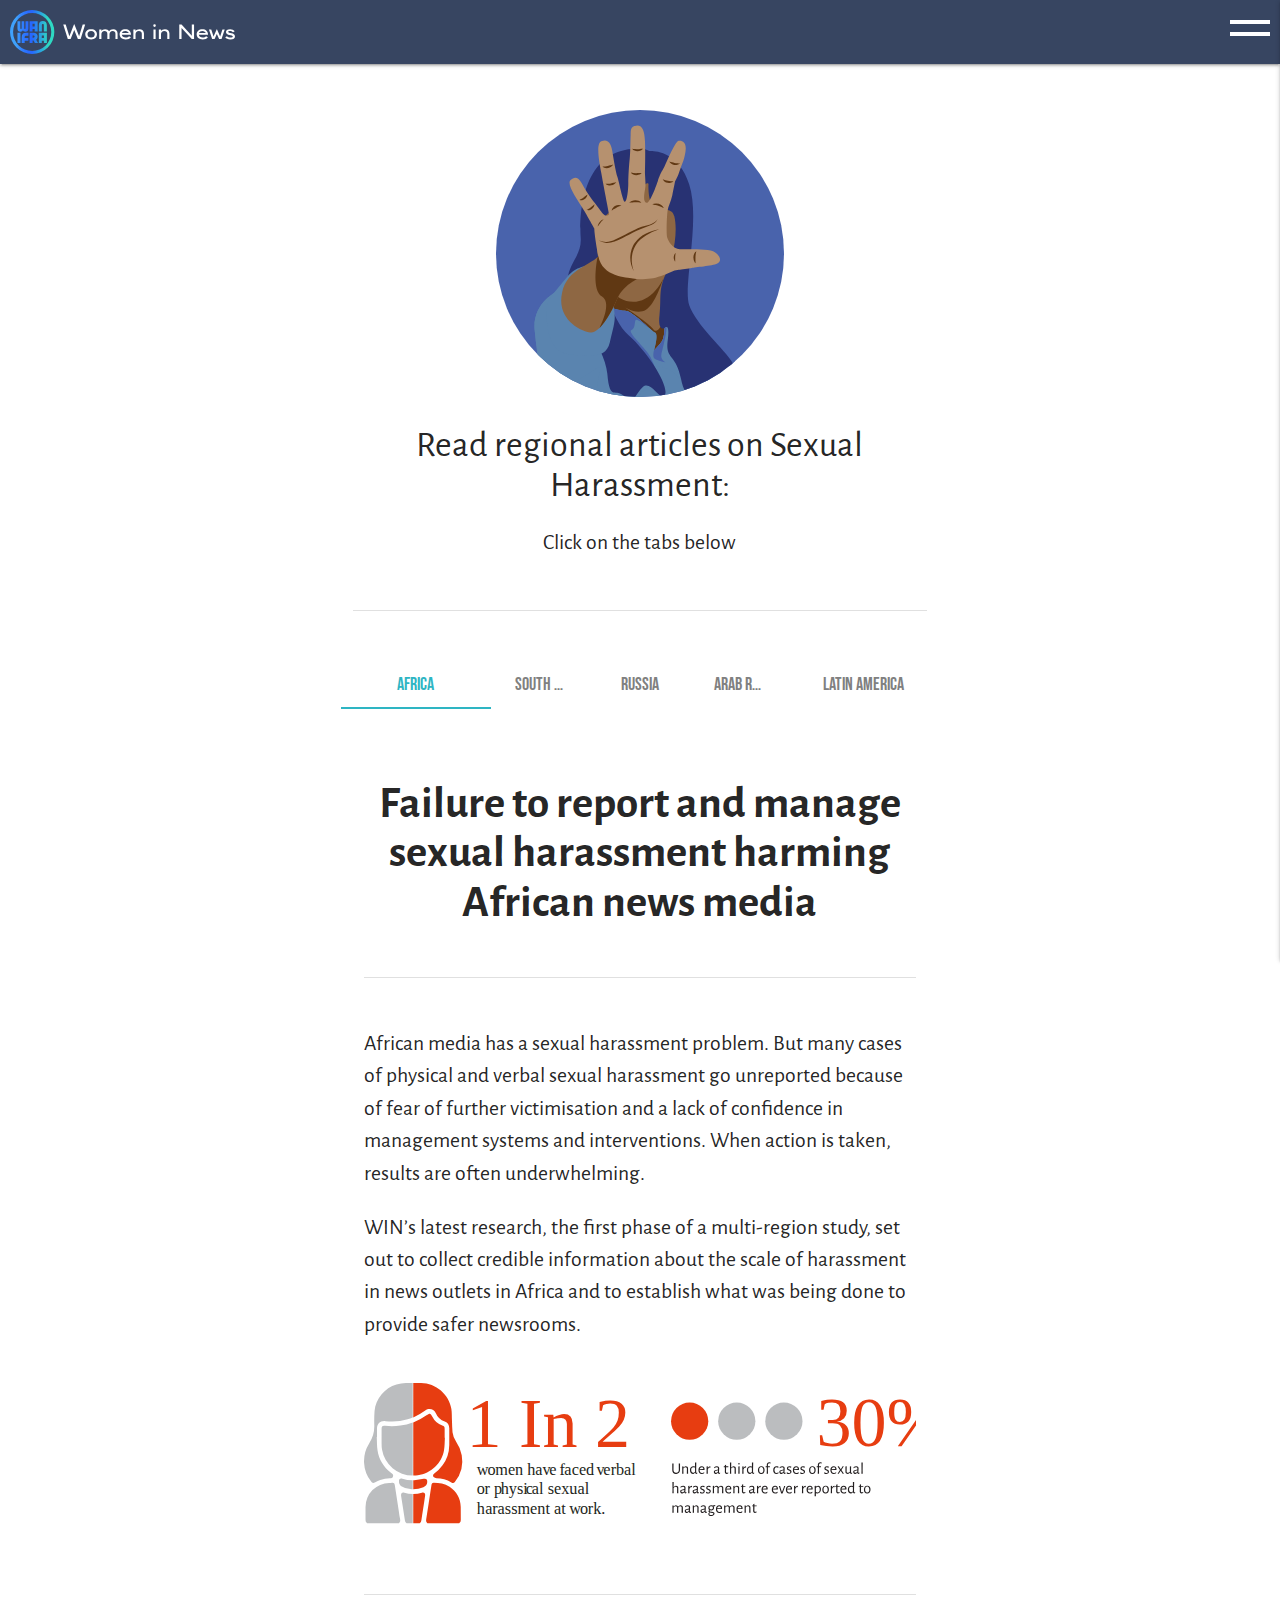
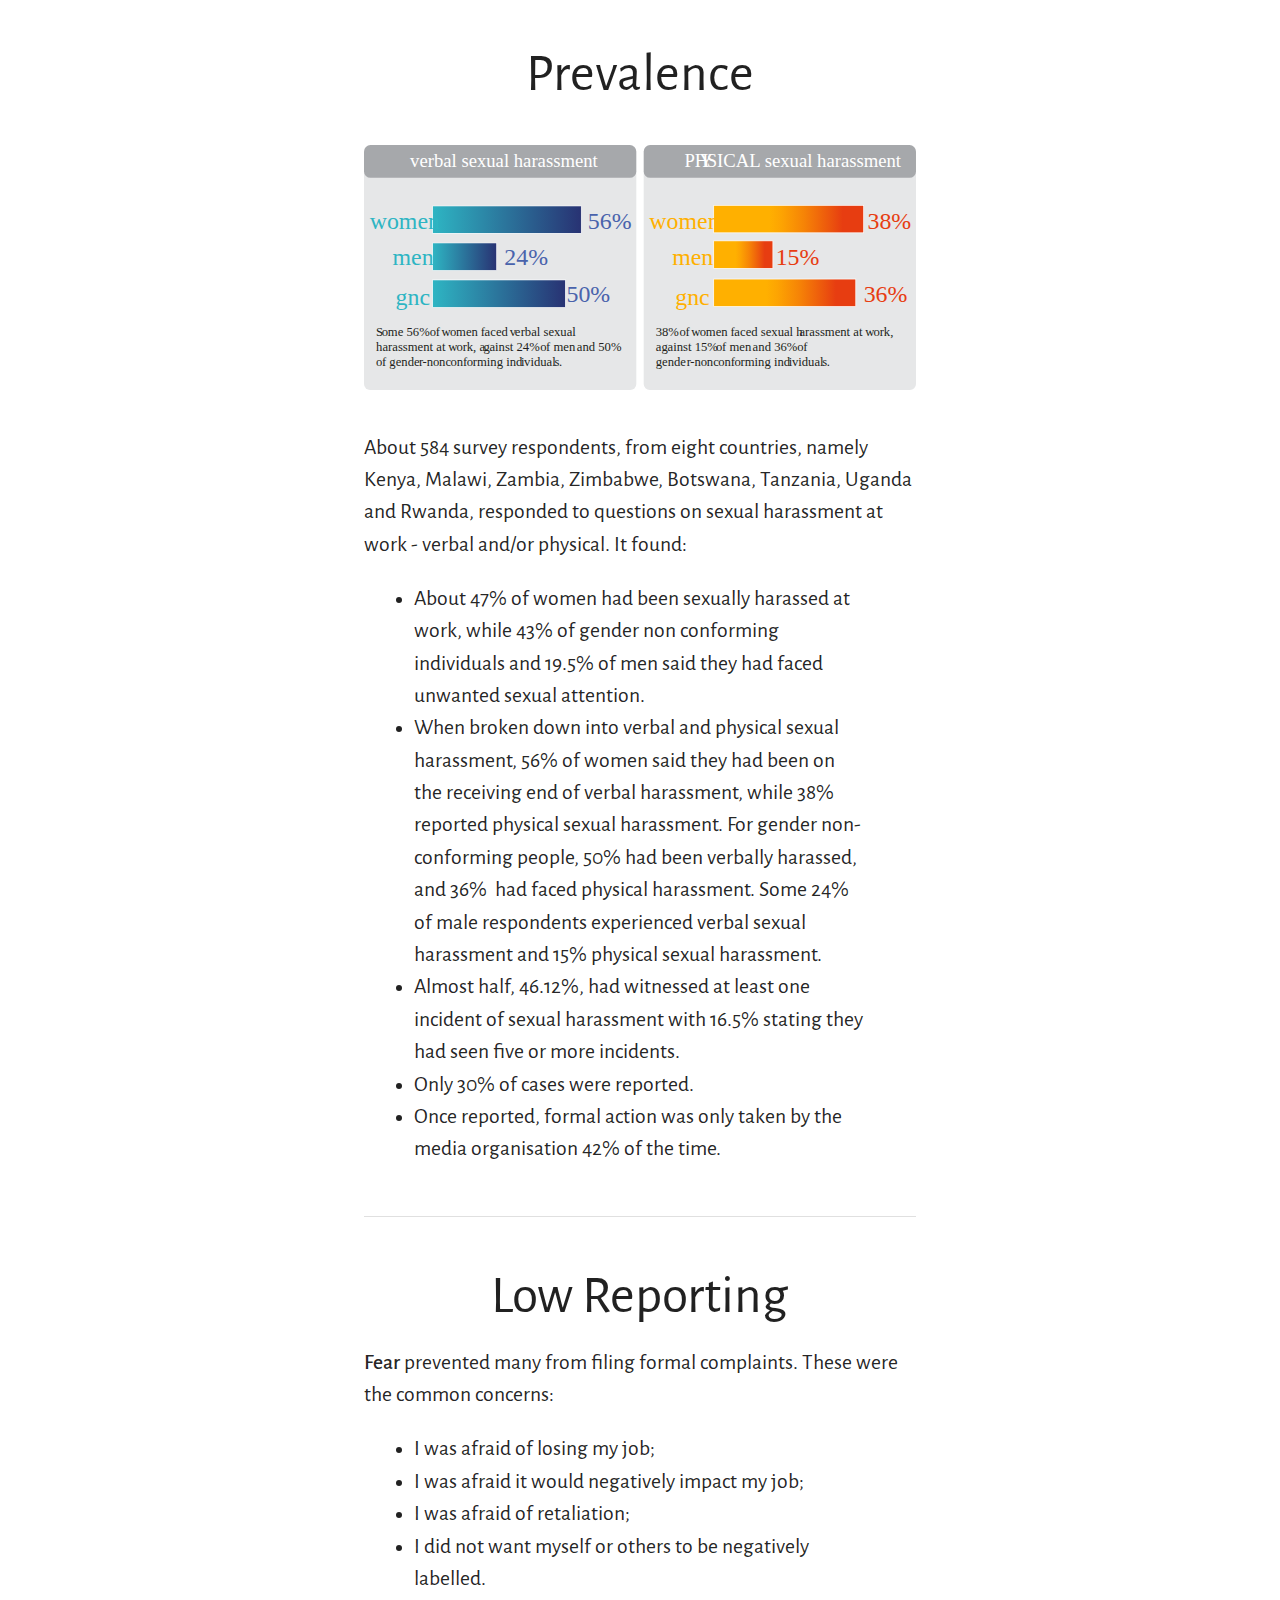
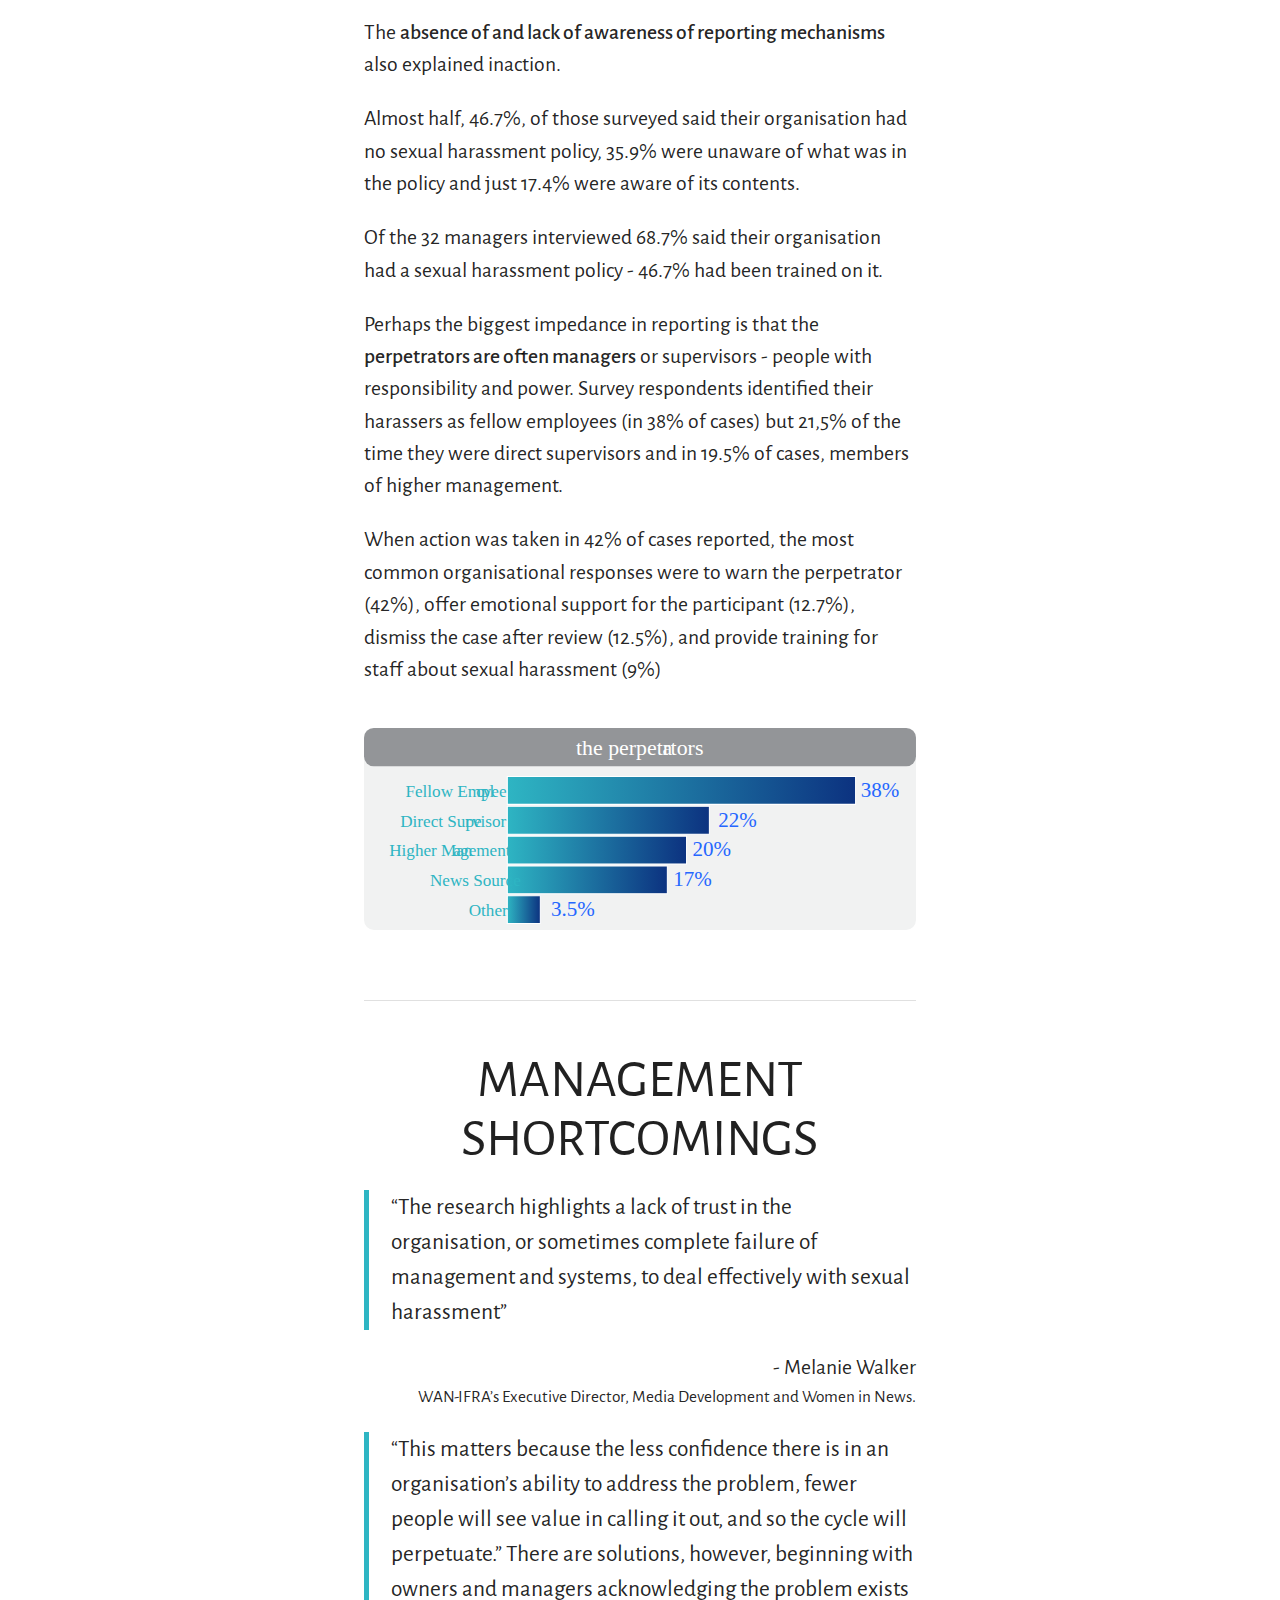
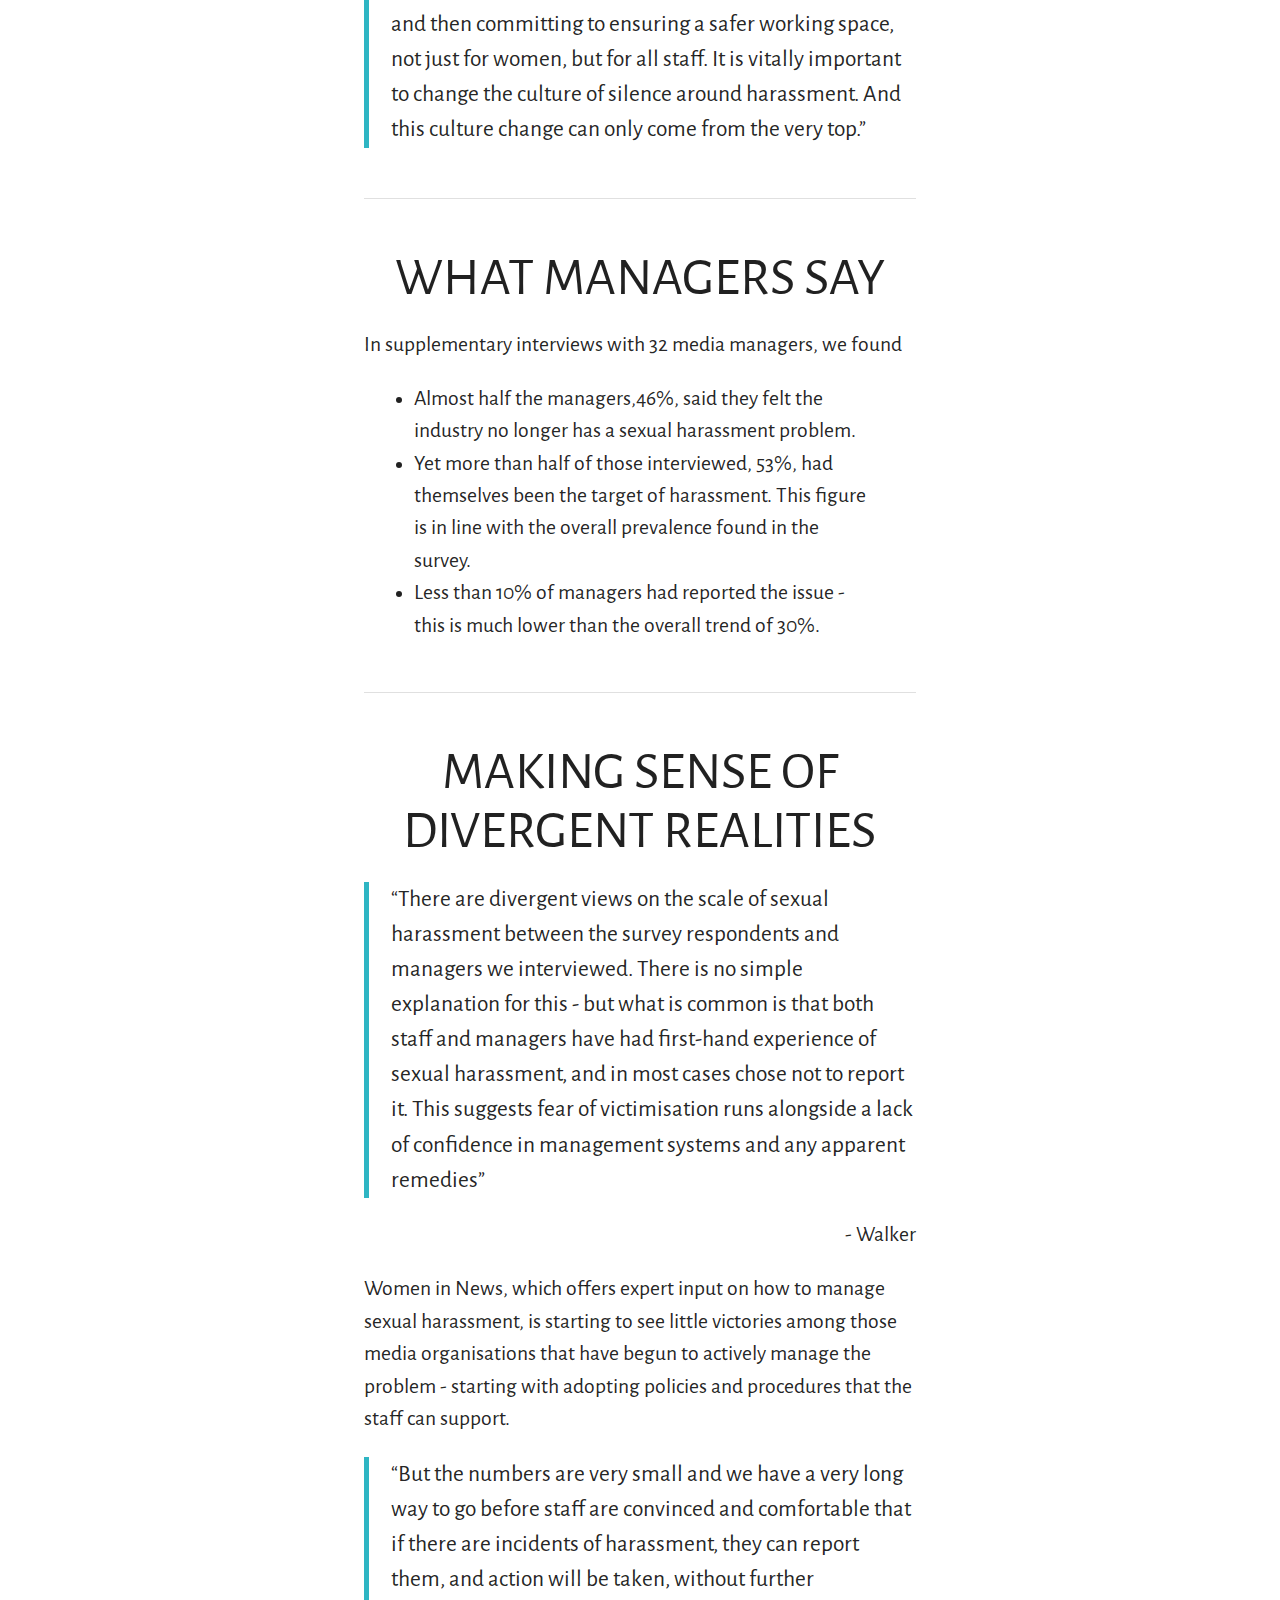
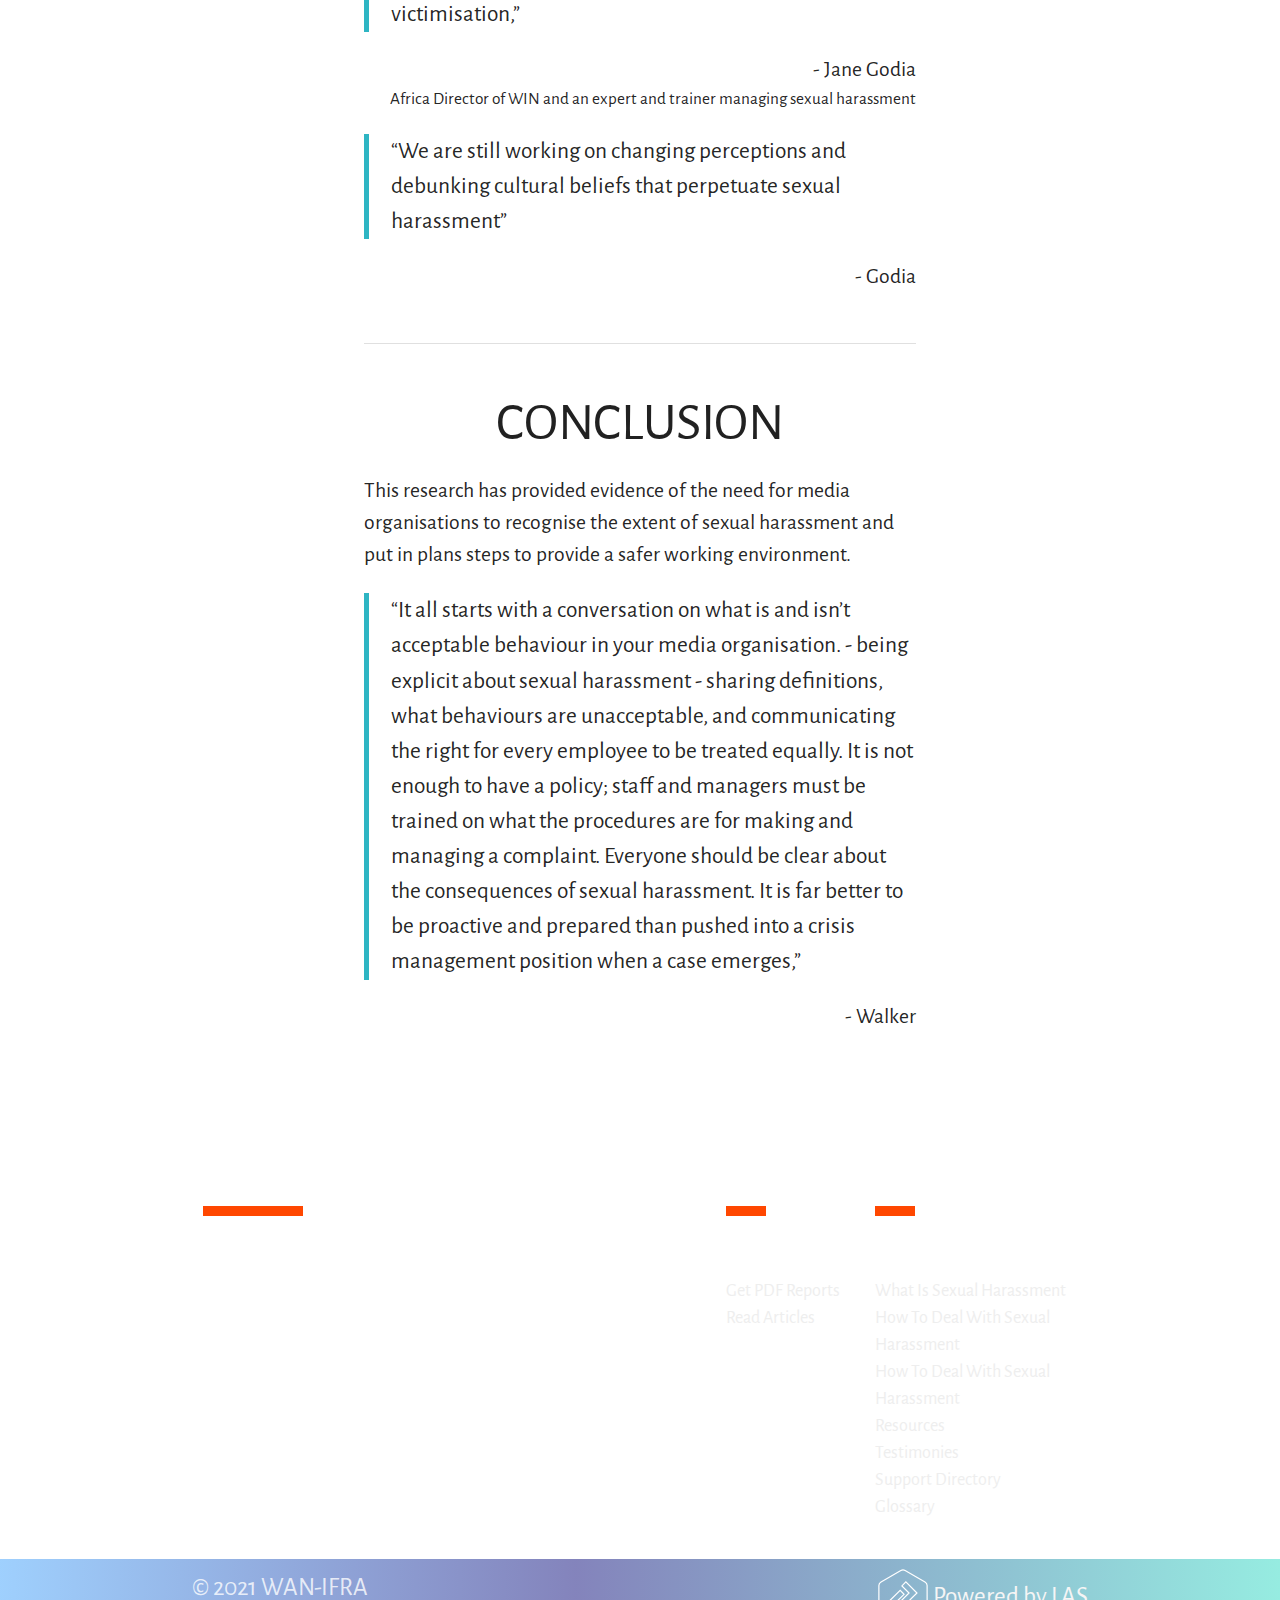
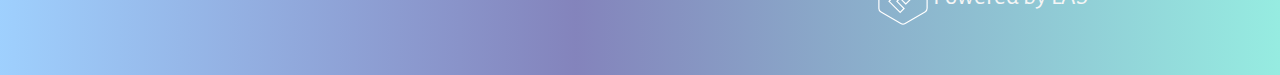
<file: pages/articles.html>
<html lang="en">
  <head>
    <meta charset="UTF-8" />
    <meta http-equiv="X-UA-Compatible" content="IE=edge" />
    <meta name="viewport" content="width=device-width, initial-scale=1.0" />

    <!-- google fonts -->
    <link rel="preconnect" href="https://fonts.googleapis.com" />
    <link rel="preconnect" href="https://fonts.gstatic.com" crossorigin />
    <link
      href="https://fonts.googleapis.com/css2?family=Alegreya&family=Alegreya+Sans:wght@300;400;700&family=Bebas+Neue&display=swap"
      rel="stylesheet"
    />

    <!-- Compiled and minified CSS -->
    <link
      rel="stylesheet"
      href="https://cdnjs.cloudflare.com/ajax/libs/materialize/1.0.0/css/materialize.min.css"
    />
    <link
      href="https://fonts.googleapis.com/icon?family=Material+Icons"
      rel="stylesheet"
    />

    <link rel="stylesheet" href="../css/style.css" />

    <title>Sexual Harassment Data</title>
    <link
      rel="shortcut icon"
      type="image/png"
      href="../assets/images/favicon.png"
    />
  </head>
  <body>
    <!-- *nav -->
    <nav>
      <div class="nav-wrapper">
        <a href="#" class="left brand-logo"
          ><img src="../assets/logo-white.svg" alt="Women In News"
        /></a>
        <div class="menu-icons valign-wrapper right">
          <div>
            <a href="#">
              <svg
                data-target="slide-out"
                class="sidenav-trigger"
                viewBox="0 0 100 80"
                width="40"
                height="40"
                style="fill: white"
              >
                <rect y="20" width="100" height="10"></rect>
                <rect y="50" width="100" height="10"></rect>
              </svg>
            </a>
          </div>
        </div>
      </div>
    </nav>

    <!-- *side nav -->
    <div id="slide-out" class="sidenav">
      <div class="row">
        <a href="#" class="brand-logo"
          ><img src="../assets/logo-white.svg" alt="Women In News"
        /></a>
        <i class="sidenav-close right material-icons">clear</i>
      </div>

      <div class="row">
        <div class="col s12">
          <div class="container">
            <!-- menu text -->
            <div id="menu-text" class="row valign-wrapper">
              <div class="col s12">
                <div class="red-rect-left"></div>
                <a href="../index.html">
                  <h1>Sexual Harassment Data</h1>
                </a>
                <p>
                  <a href="full-data.html">Full Data Section</a><br />
                  <a href="articles.html">Articles</a><br />
                  <a href="reports.html">PDF Reports</a>
                </p>

                <div class="red-rect-left"></div>
                <a href="https://sexualharassment.womeninnews.org/en/">
                  <h1>
                    <i class="material-icons">arrow_back</i>
                    Sexual Harassment Toolkit
                  </h1>
                </a>
              </div>
            </div>
            <!--end of menu text-->
          </div>
          <!--end of menu container-->
        </div>

        <!-- *social media icons -->
        <div class="social-feed">
          <a href="https://www.facebook.com/WINatWAN" target="_blank"
            ><img src="../assets/facebook.svg" alt="facebook-share"
          /></a>
          <a href="https://twitter.com/WomenInNews" target="_blank"
            ><img src="../assets/twitter.svg" alt="twitter-share"
          /></a>
        </div>

        <!-- *Contact section -->
        <div class="contact right-align">
          <a href="https://sexualharassment.womeninnews.org/en/contact">
            <h2>Get In Touch</h2>
          </a>
        </div>
      </div>
    </div>
    <!--end of side nav-->

    <div class="container top-item">
      <div class="row">
        <div class="col m2"></div>
        <div class="col s12 m8">
          <div class="img-main-container center-align">
            <img src="../assets/africa-article/hand.svg" alt="" />
          </div>
          <h3 class="center-align">
            Read regional articles on Sexual Harassment:
          </h3>
          <p class="center-align">Click on the tabs below</p>
          <div class="divider"></div>
          <div class="row center-algin">
            <ul class="tabs">
              <li class="tab col s3 active">
                <a class="active" href="#article-1">Africa</a>
              </li>
              <li class="tab col s2"><a href="#test2">South East Asia</a></li>
              <li class="tab col s2"><a href="#test3">Russia</a></li>
              <li class="tab col s2"><a href="#test4">Arab Region</a></li>
              <li class="tab col s3"><a href="#test5">Latin America</a></li>
            </ul>
          </div>
          <div id="article-1" class="col s12 tab-content">
            <h1 class="h1-smaller center-align">
              Failure to report and manage sexual harassment harming African
              news media
            </h1>
            <div class="divider"></div>
            <p>
              African media has a sexual harassment problem. But many cases of
              physical and verbal sexual harassment go unreported because of
              fear of further victimisation and a lack of confidence in
              management systems and interventions. When action is taken,
              results are often underwhelming.
            </p>
            <p>
              WIN’s latest research, the first phase of a multi-region study,
              set out to collect credible information about the scale of
              harassment in news outlets in Africa and to establish what was
              being done to provide safer newsrooms.
            </p>
            <div class="img-container">
              <img src="../assets/africa-article/africa-article-1.svg" alt="" />
            </div>
            <div class="divider"></div>
            <h2 class="center-align">Prevalence</h2>
            <div class="img-container">
                <img src="../assets/africa-article/africa-article-2.svg" alt="">
            </div>
            <p>
              About 584 survey respondents, from eight countries, namely Kenya,
              Malawi, Zambia, Zimbabwe, Botswana, Tanzania, Uganda and Rwanda,
              responded to questions on sexual harassment at work - verbal
              and/or physical. It found:
            </p>
            <ul class="bulleted-list">
              <li>
                About 47% of women had been sexually harassed at work, while 43%
                of gender non conforming individuals and 19.5% of men said they
                had faced unwanted sexual attention.
              </li>
              <li>
                When broken down into verbal and physical sexual harassment, 56%
                of women said they had been on the receiving end of verbal
                harassment, while 38% reported physical sexual harassment. For
                gender non-conforming people, 50% had been verbally harassed,
                and 36%&nbsp; had faced physical harassment. Some 24% of male
                respondents experienced verbal sexual harassment and 15%
                physical sexual harassment.&nbsp;
              </li>
              <li>
                Almost half, 46.12%, had witnessed at least one incident of
                sexual harassment with 16.5% stating they had seen five or more
                incidents.&nbsp;
              </li>
              <li>Only 30% of cases were reported.&nbsp;</li>
              <li>
                Once reported, formal action was only taken by the media
                organisation 42% of the time.
              </li>
            </ul>
            <div class="divider"></div>
            <h2 class="center-align">Low Reporting</h2>
            <p>
              <strong>Fear</strong> prevented many from filing formal
              complaints. These were the common concerns:&nbsp;
            </p>
            <ul class="bulleted-list">
              <li>I was afraid of losing my job;&nbsp;</li>
              <li>I was afraid it would negatively impact my job;&nbsp;</li>
              <li>I was afraid of retaliation;&nbsp;</li>
              <li>
                I did not want myself or others to be negatively labelled.
              </li>
            </ul>
            <p>
              The <strong>absence of and lack of awareness of </strong
              ><strong>reporting mechanisms</strong> also explained
              inaction.&nbsp;
            </p>
            <p>
              Almost half, 46.7%, of those surveyed said their organisation had
              no sexual harassment policy, 35.9% were unaware of what was in the
              policy and just 17.4% were aware of its contents.
            </p>
            <p>
              Of the 32 managers interviewed 68.7% said their organisation had a
              sexual harassment policy - 46.7% had been trained on it.&nbsp;
            </p>
            <p>
              Perhaps the biggest impedance in reporting is that the
              <strong>perpetrators are often managers</strong> or supervisors -
              people with responsibility and power. Survey respondents
              identified their harassers as fellow employees (in 38% of cases)
              but 21,5% of the time they were direct supervisors and in 19.5% of
              cases, members of higher management.
            </p>
            <p>
              When action was taken in 42% of cases reported, the most common
              organisational responses were to warn the perpetrator (42%), offer
              emotional support for the participant (12.7%), dismiss the case
              after review (12.5%), and provide training for staff about sexual
              harassment (9%)
            </p>
            <div class="img-container">
                <img src="../assets/africa-article/africa-article-3.svg" alt="">
            </div>
            <div class="divider"></div>
            <h2 class="center-align">MANAGEMENT SHORTCOMINGS</h2>
            <blockquote>
              “The research highlights a lack of trust in the organisation, or
              sometimes complete failure of management and systems, to deal
              effectively with sexual harassment”
            </blockquote>
            <p class="right-align">
              - Melanie Walker
              <br />
              <span class="p-small"
                >WAN-IFRA’s Executive Director, Media Development and Women in
                News.</span
              >
            </p>
            <blockquote>
              “This matters because the less confidence there is in an
              organisation’s ability to address the problem, fewer people will
              see value in calling it out, and so the cycle will perpetuate.”
              There are solutions, however, beginning with owners and managers
              acknowledging the problem exists and then committing to ensuring a
              safer working space, not just for women, but for all staff. It is
              vitally important to change the culture of silence around
              harassment. And this culture change can only come from the very
              top.”
            </blockquote>
            <div class="divider"></div>
            <h2 class="center-align">WHAT MANAGERS SAY</h2>
            <p>In supplementary interviews with 32 media managers, we found</p>
            <ul class="bulleted-list">
              <li>
                Almost half the managers,46%, said they felt the industry no
                longer has a sexual harassment problem.&nbsp;
              </li>
              <li>
                Yet more than half of those interviewed, 53%, had themselves
                been the target of harassment. This figure is in line with the
                overall prevalence found in the survey.
              </li>
              <li>
                Less than 10% of managers had reported the issue - this is much
                lower than the overall trend of 30%.
              </li>
            </ul>
            <div class="divider"></div>
            <h2 class="center-align">MAKING SENSE OF DIVERGENT REALITIES</h2>
            <blockquote>
              “There are divergent views on the scale of sexual harassment
              between the survey respondents and managers we interviewed. There
              is no simple explanation for this - but what is common is that
              both staff and managers have had first-hand experience of sexual
              harassment, and in most cases chose not to report it. This
              suggests fear of victimisation runs alongside a lack of confidence
              in management systems and any apparent remedies”
            </blockquote>
            <p class="right-align">- Walker</p>
            <p>
              Women in News, which offers expert input on how to manage sexual
              harassment, is starting to see little victories among those media
              organisations that have begun to actively manage the problem -
              starting with adopting policies and procedures that the staff can
              support.
            </p>
            <blockquote>
              “But the numbers are very small and we have a very long way to go
              before staff are convinced and comfortable that if there are
              incidents of harassment, they can report them, and action will be
              taken, without further victimisation,”
            </blockquote>
            <p class="right-align">
              - Jane Godia
              <br />
              <span class="p-small">
                Africa Director of WIN and an expert and trainer managing sexual
                harassment
              </span>
            </p>
            <blockquote>
              “We are still working on changing perceptions and debunking
              cultural beliefs that perpetuate sexual harassment”
            </blockquote>
            <p class="right-align">- Godia</p>
            <div class="divider"></div>
            <h2 class="center-align">CONCLUSION</h2>
            <p>This research has provided evidence of the need for media organisations to recognise the extent of sexual harassment and put in plans steps to provide a safer working environment.</p>
            <blockquote>
                “It all starts with a conversation on what is and isn’t acceptable behaviour in your media organisation. - being explicit about sexual harassment - sharing definitions, what behaviours are unacceptable, and communicating the right for every employee to be treated equally. It is not enough to have a policy; staff and managers must be trained on what the procedures are for making and managing a complaint. Everyone should be clear about the consequences of sexual harassment. It is far better to be proactive and prepared than pushed into a crisis management position when a case emerges,”
            </blockquote>
            <p class="right-align">- Walker</p>
          </div>
          <div id="test2" class="col s12">Coming Soon</div>
          <div id="test3" class="col s12">Coming Soon</div>
          <div id="test4" class="col s12">Coming Soon</div>
          <div id="test5" class="col s12">Coming Soon</div>
        </div>
      </div>
    </div>

    <!-- *footer -->
    <footer class="page-footer">
      <div class="container">
        <div class="row">
          <div class="col l6 s12">
            <div class="red-block"></div>
            <h2 class="white-text">More on Sexual Harassment in the Media</h2>
          </div>
          <div class="col l2 offset-l1 s12">
            <div class="red-block-short"></div>
            <h5 class="white-text">Research</h5>
            <ul>
              <li>
                <a class="grey-text text-lighten-3" href="#">Get PDF Reports</a>
              </li>
              <li>
                <a class="grey-text text-lighten-3" href="#">Read Articles</a>
              </li>
            </ul>
          </div>
          <div class="col l3 s12">
            <div class="red-block-short"></div>
            <h5 class="white-text">Toolkit</h5>
            <ul>
              <li>
                <a class="grey-text text-lighten-3" href="#"
                  >What Is Sexual Harassment</a
                >
              </li>
              <li>
                <a class="grey-text text-lighten-3" href="#"
                  >How To Deal With Sexual Harassment</a
                >
              </li>
              <li>
                <a class="grey-text text-lighten-3" href="#"
                  >How To Deal With Sexual Harassment</a
                >
              </li>
              <li>
                <a class="grey-text text-lighten-3" href="#">Resources</a>
              </li>
              <li>
                <a class="grey-text text-lighten-3" href="#">Testimonies</a>
              </li>
              <li>
                <a class="grey-text text-lighten-3" href="#"
                  >Support Directory</a
                >
              </li>
              <li><a class="grey-text text-lighten-3" href="#">Glossary</a></li>
            </ul>
          </div>
        </div>
      </div>
      <div class="footer-copyright">
        <div class="container flow-text">
          © 2021 WAN-IFRA
          <a
            class="grey-text text-lighten-4 right valign-wrapper flow-text"
            href="www.lauraannseal.com"
          >
            <img
              src="../assets/images/lasLogoWhite.svg"
              alt="LAS"
              style="display: inline-block; width: 50px; margin-right: 5px"
            />
            Powered by LAS
          </a>
        </div>
      </div>
    </footer>

    <!-- Compiled and minified JavaScript -->
    <script src="https://cdnjs.cloudflare.com/ajax/libs/materialize/1.0.0/js/materialize.min.js"></script>

    <script src="../js/general.js"></script>
    <script src="../js/dropdown.js"></script>
  </body>
</html>
</file>
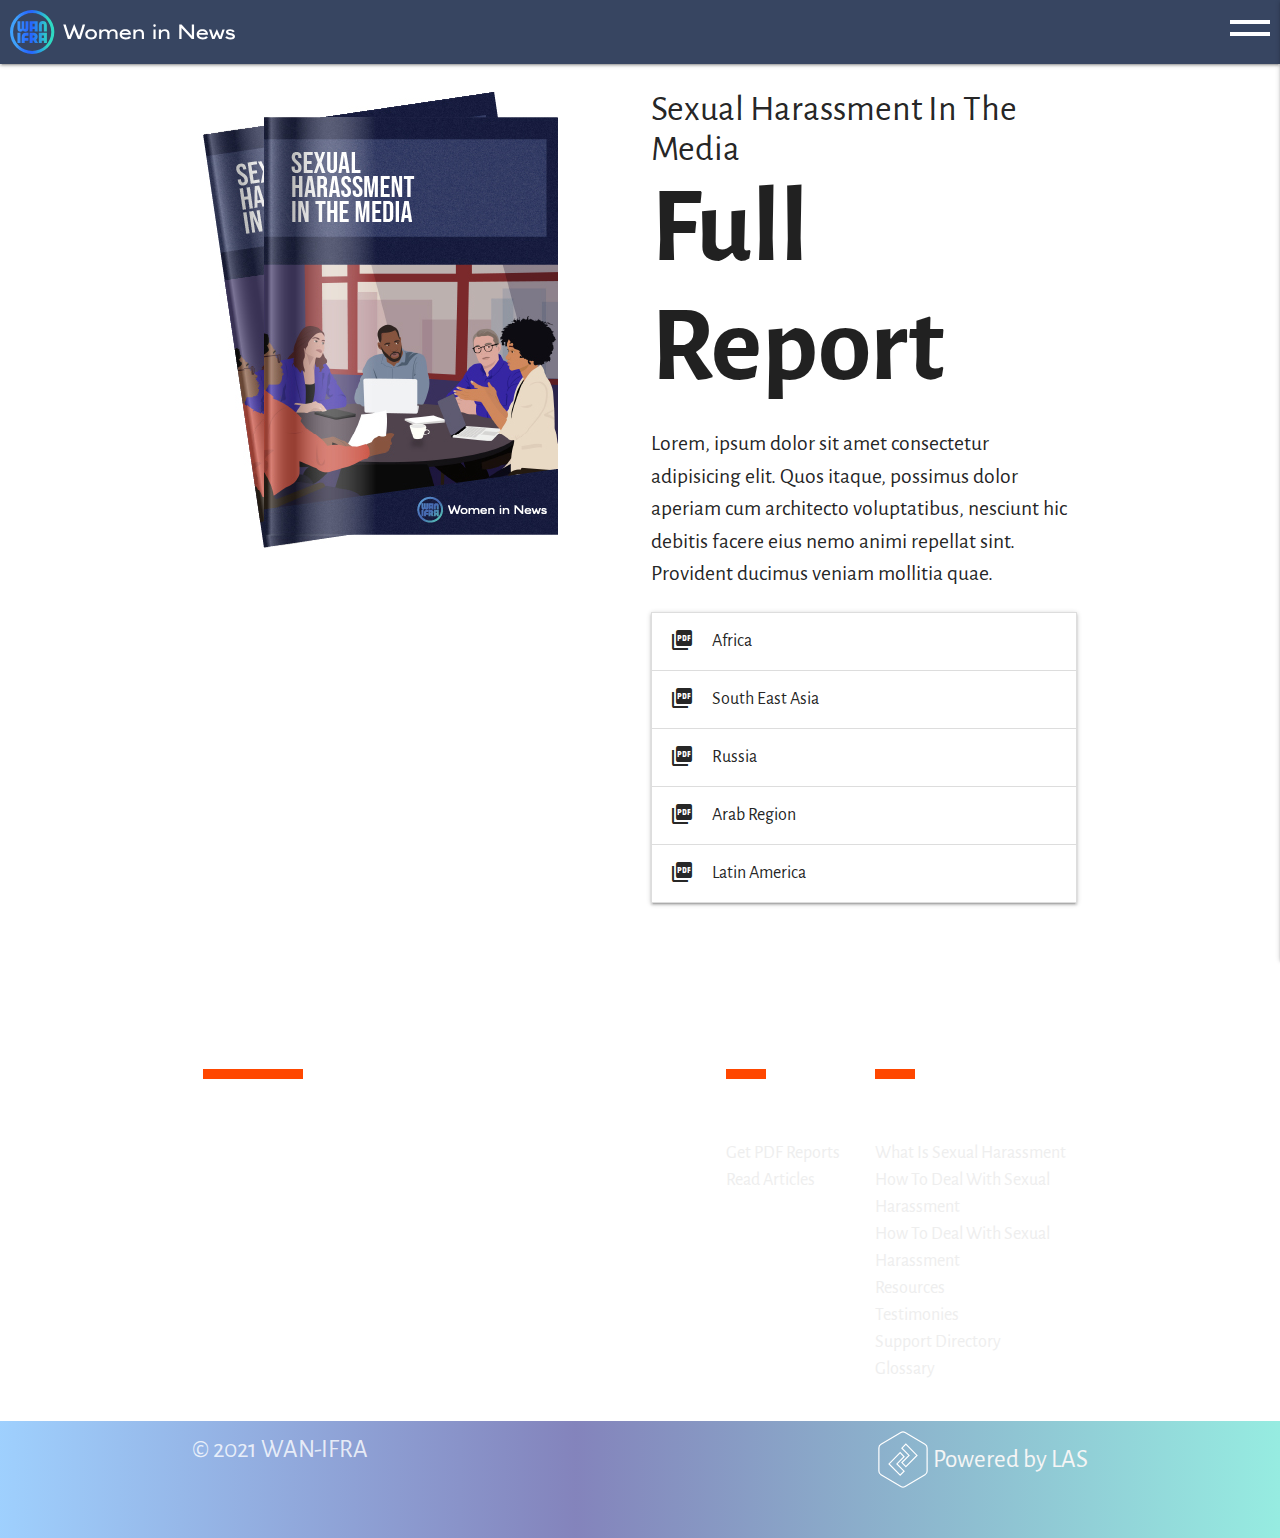
<file: pages/reports.html>
<html lang="en">
<head>
    <meta charset="UTF-8">
    <meta http-equiv="X-UA-Compatible" content="IE=edge">
    <meta name="viewport" content="width=device-width, initial-scale=1.0">

    <!-- google fonts -->
    <link rel="preconnect" href="https://fonts.googleapis.com">
    <link rel="preconnect" href="https://fonts.gstatic.com" crossorigin>
    <link href="https://fonts.googleapis.com/css2?family=Alegreya&family=Alegreya+Sans:wght@300;400;700&family=Bebas+Neue&display=swap" rel="stylesheet">

    <!-- Compiled and minified CSS -->
    <link
      rel="stylesheet"
      href="https://cdnjs.cloudflare.com/ajax/libs/materialize/1.0.0/css/materialize.min.css"
    />
    <link
      href="https://fonts.googleapis.com/icon?family=Material+Icons"
      rel="stylesheet"
    />

    <link rel="stylesheet" href="../css/style.css" />

    <title>Sexual Harassment Reports</title>
    <link rel="shortcut icon" type="image/png" href="../assets/images/favicon.png"/>
</head>
<body >

    <!-- *nav -->
    <nav>
        <div class="nav-wrapper">
          <a href="#" class="left brand-logo"
            ><img src="../assets/logo-white.svg" alt="Women In News"
          /></a>
          <div class="menu-icons valign-wrapper right">
            <div>
              <a href="#">
                <svg
                  data-target="slide-out"
                  class="sidenav-trigger"
                  viewBox="0 0 100 80"
                  width="40"
                  height="40"
                  style="fill: white"
                >
                  <rect y="20" width="100" height="10"></rect>
                  <rect y="50" width="100" height="10"></rect>
                </svg>
              </a>
            </div>
          </div>
        </div>
    </nav>

    <!-- *side nav -->
    <div id="slide-out" class="sidenav">
    <div class="row">
        <a href="#" class="brand-logo"
        ><img src="../assets/logo-white.svg" alt="Women In News"
        /></a>
        <i class="sidenav-close right material-icons">clear</i>
    </div>

    <div class="row">
        <div class="col s12">
        <div class="container">
            <!-- menu text -->
            <div id="menu-text" class="row valign-wrapper">
            <div class="col s12">
                <div class="red-rect-left"></div>
                <a href="../index.html">
                <h1>Sexual Harassment Data</h1>
                </a>
                <p>
                <a href="full-data.html">Full Data Section</a><br />
                <a href="articles.html">Articles</a><br />
                <a href="reports.html">PDF Reports</a>
                </p>

                <div class="red-rect-left"></div>
                <a href="https://sexualharassment.womeninnews.org/en/">
                <h1>
                    <i class="material-icons">arrow_back</i>
                    Sexual Harassment Toolkit
                </h1>
                </a>
            </div>
            </div>
            <!--end of menu text-->
        </div>
        <!--end of menu container-->
        </div>

        <!-- *social media icons -->
        <div class="social-feed">
        <a href="https://www.facebook.com/WINatWAN" target="_blank"
            ><img src="../assets/facebook.svg" alt="facebook-share"
        /></a>
        <a href="https://twitter.com/WomenInNews" target="_blank"
            ><img src="../assets/twitter.svg" alt="twitter-share"
        /></a>
        </div>

        <!-- *Contact section -->
        <div class="contact right-align">
        <a href="https://sexualharassment.womeninnews.org/en/contact">
            <h2>Get In Touch</h2>
        </a>
        </div>
    </div>
    </div>
    <!--end of side nav-->


    <div class="container top-item">
        <div class="row">
            <div class="col s12 m6">
                <img src="../assets/images/booklet-100.jpg" alt="Full Report Booklet">
            </div>
            <div class="col s12 m6">
                <h3>Sexual Harassment In The Media</h3>
                <h1>Full Report</h1>
                <p>Lorem, ipsum dolor sit amet consectetur adipisicing elit. Quos itaque, possimus dolor aperiam cum architecto voluptatibus, nesciunt hic debitis facere eius nemo animi repellat sint. Provident ducimus veniam mollitia quae.</p>

                <ul class="collapsible">
                    <li>
                      <div class="collapsible-header"><i class="material-icons">picture_as_pdf</i>Africa</div>
                      <div class="collapsible-body">
                        <a href="../reports/SexualHarassmentInTheMedia-Africa-English.pdf" class="waves-effect waves-light btn" target="_blank">English</a>
                      </div>
                    </li>
                    <li>
                      <div class="collapsible-header"><i class="material-icons">picture_as_pdf</i>South East Asia</div>
                      <div class="collapsible-body"><span>Coming Soon.</span></div>
                    </li>
                    <li>
                      <div class="collapsible-header"><i class="material-icons">picture_as_pdf</i>Russia</div>
                      <div class="collapsible-body"><span>Coming Soon.</span></div>
                    </li>
                    <li>
                        <div class="collapsible-header"><i class="material-icons">picture_as_pdf</i>Arab Region</div>
                        <div class="collapsible-body"><span>Coming Soon.</span></div>
                      </li>
                      <li>
                        <div class="collapsible-header"><i class="material-icons">picture_as_pdf</i>Latin America</div>
                        <div class="collapsible-body"><span>Coming Soon.</span></div>
                      </li>
                  </ul>
            </div>
        </div>
    </div>

     <!-- *footer -->
     <footer class="page-footer">
      <div class="container">
        <div class="row">
          <div class="col l6 s12">
            <div class="red-block"></div>
            <h2 class="white-text">More on Sexual Harassment in the Media</h2>
          </div>
          <div class="col l2 offset-l1 s12">
            <div class="red-block-short"></div>
            <h5 class="white-text">Research</h5>
            <ul>
              <li><a class="grey-text text-lighten-3" href="#">Get PDF Reports</a></li>
              <li><a class="grey-text text-lighten-3" href="#">Read Articles</a></li>
            </ul>
          </div>
          <div class="col l3 s12">
            <div class="red-block-short"></div>
            <h5 class="white-text">Toolkit</h5>
            <ul>
              <li><a class="grey-text text-lighten-3" href="#">What Is Sexual Harassment</a></li>
              <li><a class="grey-text text-lighten-3" href="#">How To Deal With Sexual Harassment</a></li>
              <li><a class="grey-text text-lighten-3" href="#">How To Deal With Sexual Harassment</a></li>
              <li><a class="grey-text text-lighten-3" href="#">Resources</a></li>
              <li><a class="grey-text text-lighten-3" href="#">Testimonies</a></li>
              <li><a class="grey-text text-lighten-3" href="#">Support Directory</a></li>
              <li><a class="grey-text text-lighten-3" href="#">Glossary</a></li>
            </ul>
          </div>
        </div>
      </div>
      <div class="footer-copyright">
        <div class="container flow-text">
        © 2021 WAN-IFRA
        <a class="grey-text text-lighten-4 right valign-wrapper flow-text" href="www.lauraannseal.com">
          <img src="../assets/images/lasLogoWhite.svg" alt="LAS" style="display: inline-block; width: 50px; margin-right: 5px">
          Powered by LAS
        </a>
        </div>
      </div>
    </footer>

    <!-- Compiled and minified JavaScript -->
    <script src="https://cdnjs.cloudflare.com/ajax/libs/materialize/1.0.0/js/materialize.min.js"></script>

    <script src="../js/general.js"></script>
    <script src="../js/dropdown.js"></script>

</body>
</html>
</file>
<file: css/style.css>
.darkBlue {
  background: #0c3280;
}

.darkBlueMask {
  background: rgba(38, 103, 255, 0.1);
}

.blue {
  background: #2667ff;
}

.teal {
  background: #2eb5c3;
}

.red {
  background: #ff4700;
}

.yellow {
  background: #ffb000;
}

.d-flex {
  display: flex;
}

.justify-center {
  justify-content: center;
}

.justify-stretch {
  align-content: stretch;
}

.space-between {
  justify-content: space-between;
}

.align-center {
  align-content: center;
}

.flex-end {
  align-content: flex-end;
}

.flex-col {
  flex-direction: column;
}

.flex-row {
  flex-direction: row;
}

.flex-1 {
  flex: 1;
}

.hp-0 {
  height: 0%;
}

.hp-1 {
  height: 1%;
}

.hp-2 {
  height: 2%;
}

.hp-3 {
  height: 3%;
}

.hp-4 {
  height: 4%;
}

.hp-5 {
  height: 5%;
}

.hp-6 {
  height: 6%;
}

.hp-7 {
  height: 7%;
}

.hp-8 {
  height: 8%;
}

.hp-9 {
  height: 9%;
}

.hp-10 {
  height: 10%;
}

.hp-11 {
  height: 11%;
}

.hp-12 {
  height: 12%;
}

.hp-13 {
  height: 13%;
}

.hp-14 {
  height: 14%;
}

.hp-15 {
  height: 15%;
}

.hp-16 {
  height: 16%;
}

.hp-17 {
  height: 17%;
}

.hp-18 {
  height: 18%;
}

.hp-19 {
  height: 19%;
}

.hp-20 {
  height: 20%;
}

.hp-21 {
  height: 21%;
}

.hp-22 {
  height: 22%;
}

.hp-23 {
  height: 23%;
}

.hp-24 {
  height: 24%;
}

.hp-25 {
  height: 25%;
}

.hp-26 {
  height: 26%;
}

.hp-27 {
  height: 27%;
}

.hp-28 {
  height: 28%;
}

.hp-29 {
  height: 29%;
}

.hp-30 {
  height: 30%;
}

.hp-31 {
  height: 31%;
}

.hp-32 {
  height: 32%;
}

.hp-33 {
  height: 33%;
}

.hp-34 {
  height: 34%;
}

.hp-35 {
  height: 35%;
}

.hp-36 {
  height: 36%;
}

.hp-37 {
  height: 37%;
}

.hp-38 {
  height: 38%;
}

.hp-39 {
  height: 39%;
}

.hp-40 {
  height: 40%;
}

.hp-41 {
  height: 41%;
}

.hp-42 {
  height: 42%;
}

.hp-43 {
  height: 43%;
}

.hp-44 {
  height: 44%;
}

.hp-45 {
  height: 45%;
}

.hp-46 {
  height: 46%;
}

.hp-47 {
  height: 47%;
}

.hp-48 {
  height: 48%;
}

.hp-49 {
  height: 49%;
}

.hp-50 {
  height: 50%;
}

.hp-51 {
  height: 51%;
}

.hp-52 {
  height: 52%;
}

.hp-53 {
  height: 53%;
}

.hp-54 {
  height: 54%;
}

.hp-55 {
  height: 55%;
}

.hp-56 {
  height: 56%;
}

.hp-57 {
  height: 57%;
}

.hp-58 {
  height: 58%;
}

.hp-59 {
  height: 59%;
}

.hp-60 {
  height: 60%;
}

.hp-61 {
  height: 61%;
}

.hp-62 {
  height: 62%;
}

.hp-63 {
  height: 63%;
}

.hp-64 {
  height: 64%;
}

.hp-65 {
  height: 65%;
}

.hp-66 {
  height: 66%;
}

.hp-67 {
  height: 67%;
}

.hp-68 {
  height: 68%;
}

.hp-69 {
  height: 69%;
}

.hp-70 {
  height: 70%;
}

.hp-71 {
  height: 71%;
}

.hp-72 {
  height: 72%;
}

.hp-73 {
  height: 73%;
}

.hp-74 {
  height: 74%;
}

.hp-75 {
  height: 75%;
}

.hp-76 {
  height: 76%;
}

.hp-77 {
  height: 77%;
}

.hp-78 {
  height: 78%;
}

.hp-79 {
  height: 79%;
}

.hp-80 {
  height: 80%;
}

.hp-81 {
  height: 81%;
}

.hp-82 {
  height: 82%;
}

.hp-83 {
  height: 83%;
}

.hp-84 {
  height: 84%;
}

.hp-85 {
  height: 85%;
}

.hp-86 {
  height: 86%;
}

.hp-87 {
  height: 87%;
}

.hp-88 {
  height: 88%;
}

.hp-89 {
  height: 89%;
}

.hp-90 {
  height: 90%;
}

.hp-91 {
  height: 91%;
}

.hp-92 {
  height: 92%;
}

.hp-93 {
  height: 93%;
}

.hp-94 {
  height: 94%;
}

.hp-95 {
  height: 95%;
}

.hp-96 {
  height: 96%;
}

.hp-97 {
  height: 97%;
}

.hp-98 {
  height: 98%;
}

.hp-99 {
  height: 99%;
}

.hp-100 {
  height: 100%;
}

@media only screen and (max-width: 1200) {
  .shp {
    height: 40% !important;
  }
}

.p-20 {
  padding: 20px;
}

.rounded {
  border-radius: 20px;
}

.mx-auto {
  margin-left: auto;
  margin-right: auto;
}

.my-20 {
  margin-top: 20px;
  margin-bottom: 20px;
}

.w-100 {
  width: 100%;
}

.red-rect {
  background: #ff4700;
  width: 80px;
  height: 10px;
  margin: 5px auto 0 auto;
}

nav {
  position: fixed;
  top: 0;
  padding: 0px 10px;
  background: rgba(5, 23, 58, 0.8);
  z-index: 100;
}

.brand-logo img {
  margin: 10px 0 10px 0;
  width: 15rem;
}

.sidenav-trigger {
  margin: 0 !important;
}
.sidenav-trigger:hover {
  fill: #ff4700 !important;
  transition: all 0.5s;
}

.sidenav {
  width: 100vw;
  padding: 10px;
  background: url("../assets/backgroundTexture.jpg") center center no-repeat;
  background-size: cover;
  color: white;
}

.sidenav-close {
  font-size: 3em;
  cursor: pointer;
}

#menu-text {
  height: 80vh;
}
#menu-text p {
  font-size: 2em;
}
#menu-text i {
  font-size: 40px;
}
#menu-text a {
  color: white;
  transition: all 0.5s;
}
#menu-text a:hover {
  color: #ff4700;
}

.social-feed {
  height: 100px;
  position: fixed;
  bottom: 100px;
  left: 30px;
}
.social-feed a {
  display: block;
  margin: 5px;
}
.social-feed a img {
  width: 40px;
  height: 40px;
}

.contact {
  height: 100px;
  position: fixed;
  bottom: 100px;
  right: 30px;
}
.contact a {
  display: inline;
  color: white;
}
.contact a h2 {
  display: inline;
  border-bottom: 5px solid #ff4700;
  transition: all 0.5s;
}
.contact a h2:hover {
  color: #ff4700;
}

.red-rect-left {
  width: 100px;
  height: 20px;
  background: #ff4700;
  margin: 20px 0;
}

.page-footer {
  margin-top: 100px;
  padding: 50px 0 0 0;
  background: url("../assets/backgroundTexture.jpg") center center no-repeat;
  background-size: cover;
  background-attachment: fixed;
  border-top: white 1px solid;
}
.page-footer .footer-copyright {
  background: linear-gradient(90deg, rgba(63, 161, 252, 0.5) 0%, rgba(9, 9, 121, 0.5) 45%, rgba(46, 217, 195, 0.5) 100%);
  padding-bottom: 50px;
}

.container-fluid {
  margin: 100px 50px 50px 50px;
}

.grid-container {
  height: 90vh;
  color: white;
}
@media only screen and (max-width: 1200) {
  .grid-container {
    height: auto;
  }
}

.grid-item-80 {
  height: 80%;
}

.grid-item {
  height: 100%;
}

.grid-item-inner {
  width: 100%;
  border-radius: 25px;
  color: white;
}

.opening {
  height: 80vh;
  background: url("../assets/images/media-manager.jpg") center left no-repeat;
  background-size: cover;
  width: 100%;
}

#canvas-container {
  overflow: hidden;
}

.switches {
  border-top: 1px solid #2667ff;
  padding-bottom: 15px;
}

.dataPortal {
  padding: 30px 30px 30px 30px;
}

.inner1,
.inner2 {
  padding: 0 20px !important;
}

.inner2 {
  margin-top: 12px;
}

.switch-group {
  padding: 5px 0;
}

.switch {
  padding: 2px 0;
}
.switch label {
  color: white;
  font-size: 1em;
}
.switch span.lever {
  background-color: rgba(255, 255, 255, 0.5);
}
.switch span.lever::after {
  background-color: white;
}

.switch#switch-reported label input[type=checkbox]:checked + .lever {
  background-color: #ffdf99;
}

.switch#switch-reported label input[type=checkbox]:checked + .lever::after {
  background-color: #ffb000;
}

.switch#switch-action label input[type=checkbox]:checked + .lever {
  background-color: #ffb599;
}

.switch#switch-action label input[type=checkbox]:checked + .lever::after {
  background-color: #ff4700;
}

#africa,
#value-africa {
  display: none;
}

.next-arrow {
  margin-left: 20px;
  margin-top: 10px;
  transform: rotate(-90deg);
  width: 2em;
}

#dash-link-1, #dash-link-2, #dash-link-3 {
  transition: all 0.5s;
}
#dash-link-1:hover, #dash-link-2:hover, #dash-link-3:hover {
  background: rgba(46, 181, 195, 0.4);
  cursor: pointer;
}

.top-container {
  margin-top: 100px !important;
}

.white-block {
  background: rgba(255, 255, 255, 0.8);
  border-radius: 25px;
  padding: 50px 50px;
  color: #666666;
}
.white-block .content {
  width: 100%;
}
.white-block .content .subtle-text {
  line-height: 5px;
  font-family: Bebas Neue;
}
.white-block .content hr {
  margin-bottom: 20px;
  border-top: 1px solid #333333;
}

.dropdown-trigger.btn {
  font-size: 1.2em;
  padding: 5px 20px;
  height: auto;
}

li.divider {
  margin: 0 !important;
}

#dropdown1 {
  max-height: 400px;
  overflow-y: scroll;
  min-width: 300px;
}
#dropdown1 li a.region-link {
  color: #4d4d4d;
}
#dropdown1 li a {
  color: #2eb5c3;
  font-size: 1.5em !important;
}

.selected {
  margin-left: 20px;
  font-family: Bebas Neue;
  font-size: 3em;
  color: #333333;
}

.graph-container {
  height: 70vh;
}

.graph-content {
  height: 100%;
  padding: 20px;
  margin: 10px 5px;
  font-family: Bebas Neue;
  display: flex;
  flex-flow: column;
}

.content-header {
  flex: 0 1 auto;
}

.canvas {
  flex: 1 1 auto;
  width: 100%;
  height: 100px;
}

.bottom-row {
  flex: 0 1 100px;
  width: 100%;
  align-self: flex-end;
}

.sample-size {
  display: flex;
  align-items: center;
}
.sample-size .actual-sample {
  border: 1px solid white;
  border-radius: 5px;
  display: inline-block;
  padding: 5px 10px;
}

#switches-i, #switches-ii, #switches-iii, #switches-iv, #switches-v, #switches-vi {
  display: flex;
  align-content: flex-start;
}

.switch-group {
  display: inline-block;
}

.d3-tip {
  font-family: Bebas Neue !important;
}

#error-div {
  position: fixed;
  top: 0;
  left: 0;
  width: 300px;
  background: #ff4700;
  border-radius: 10px;
  padding: 10px 25px;
  color: white;
}

.d-none {
  display: none;
  opacity: 0;
}

.bounce-in {
  animation: 3s ease 1 bounce-in-and-out;
}

@keyframes bounce-in-and-out {
  0%, 100% {
    opacity: 0;
    transform: scale(1);
    transform: translateY(0);
  }
  25%, 75% {
    opacity: 1;
    transform: scale(1.1);
    transform: translateY(-150px);
  }
}
@media only screen and (max-width: 992px) {
  #reasons-not-reported-div {
    height: 100vh;
    margin-bottom: 20px;
  }
}
p {
  font-size: 1.2em;
}

.p-small {
  font-size: 0.8em;
}

h5 {
  font-weight: 700;
}

h4 {
  text-transform: uppercase;
  font-size: 1.2em;
  font-weight: 700;
}

h3 {
  font-size: 2em;
  margin: 0;
}

h1 {
  font-family: "Alegreya Sans", serif;
  font-weight: 700;
  font-size: 6em;
  margin: 0;
}

h1.h1-smaller {
  font-size: 2.5em;
}

body {
  font-family: "Alegreya Sans", sans-serif;
  font-size: 1.2em;
  max-width: 100vw;
  overflow-x: hidden;
}

body#texture-bg {
  background: url("../assets/backgroundTexture.jpg") center center no-repeat;
  background-size: cover;
  background-attachment: fixed;
}

.red-block-fat {
  width: 150px;
  height: 30px;
  background: #ff4700;
}

.red-block {
  width: 100px;
  height: 10px;
  background: #ff4700;
}

.red-block-short {
  width: 40px;
  height: 10px;
  background: #ff4700;
}

.top-item {
  margin-top: 10vh;
}

.bulleted-list {
  margin: 0 50px;
}
.bulleted-list li {
  list-style-type: disc !important;
  font-size: 1.2em;
}

.divider {
  margin: 50px 0;
}

.img-container img {
  margin: 20px 0;
  width: calc(100%);
}

.img-main-container img {
  margin: 20px;
  width: 50%;
}

.tabs .tab a {
  color: gray;
  font-family: Bebas Neue;
  font-size: 1em;
  /*Custom Text Color*/
}

a.active {
  color: #2eb5c3 !important;
}

.tabs .tab a:hover {
  color: #2eb5c3;
  /*Custom Color On Hover*/
}

.tabs .tab a:focus.active {
  color: #2eb5c3;
  /*Custom Text Color While Active*/
  background-color: rgba(38, 166, 154, 0.2);
  /*Custom Background Color While Active*/
}

.tabs .indicator {
  background-color: #2eb5c3;
  /*Custom Color Of Indicator*/
}

.tab-content {
  margin-top: 50px;
}

blockquote {
  font-size: 1.3em;
  border-left: 5px solid #2eb5c3;
}

/*# sourceMappingURL=style.css.map */
</file>
